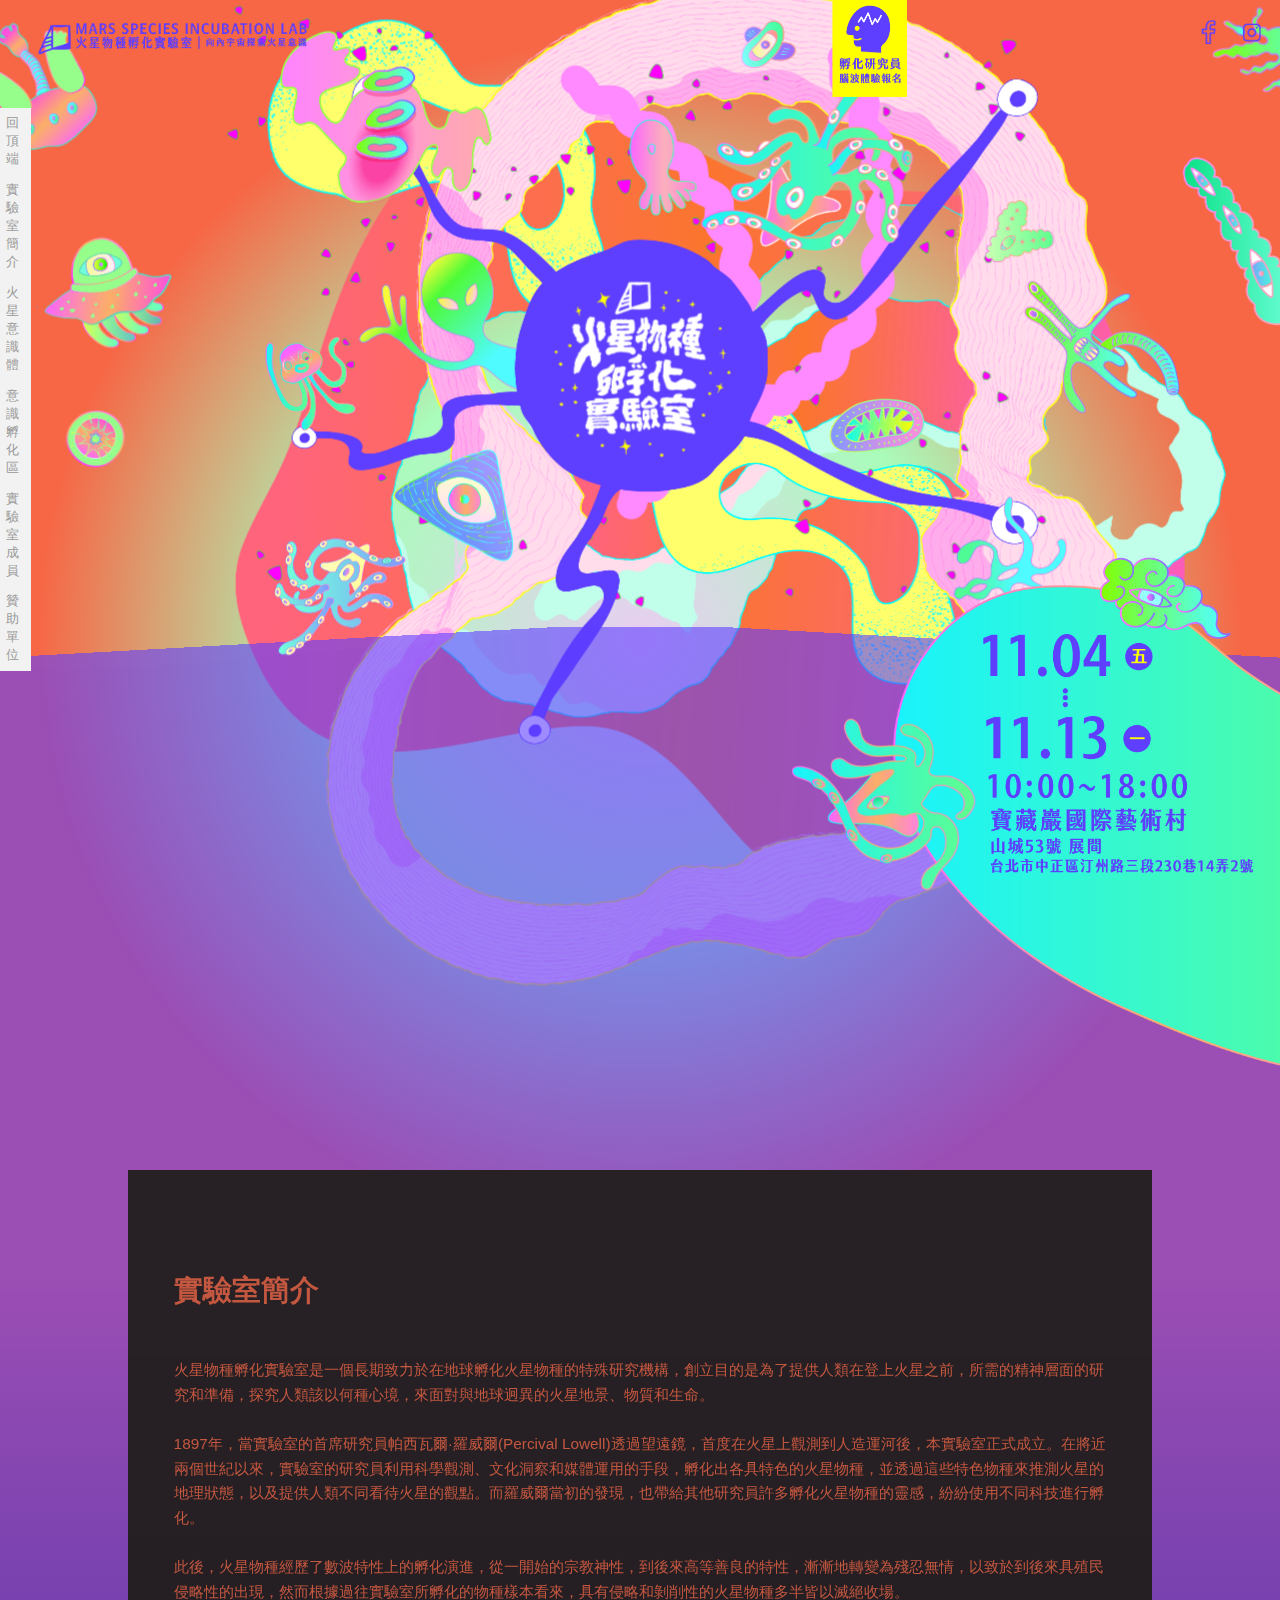
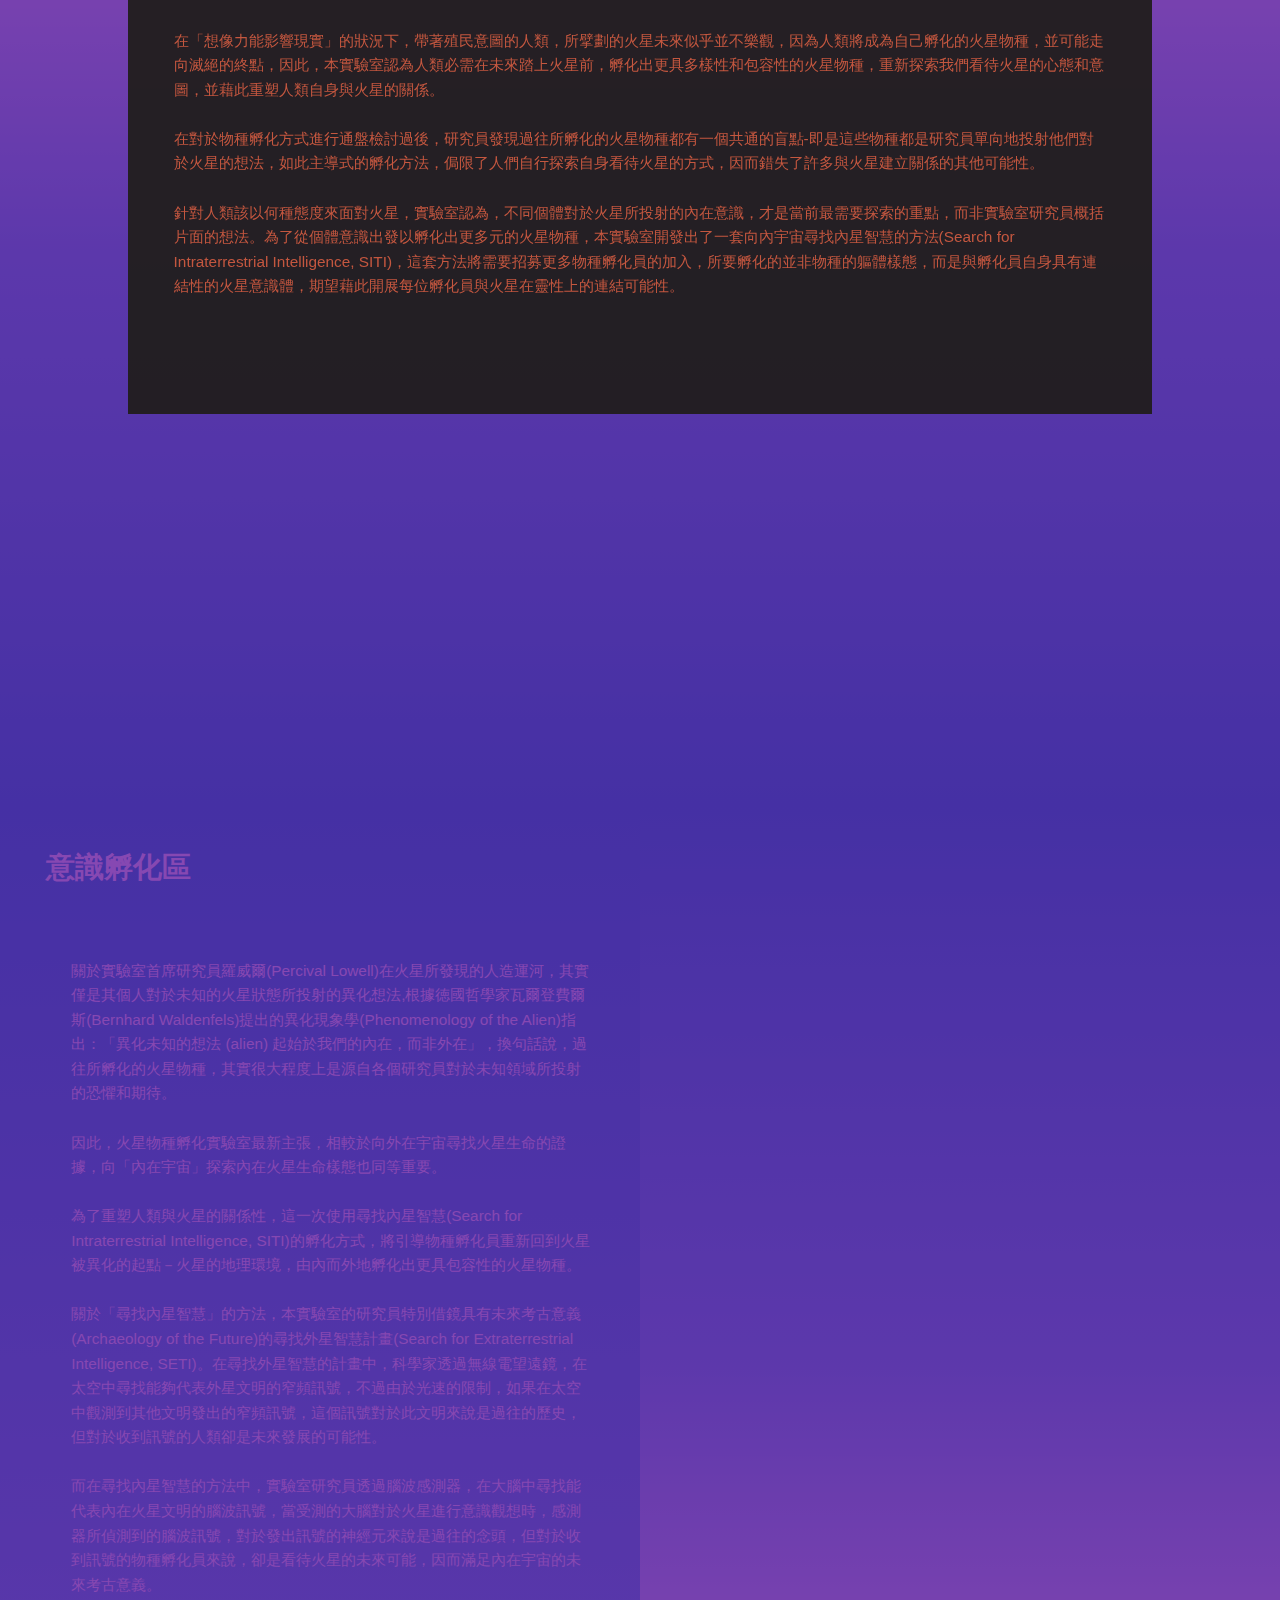
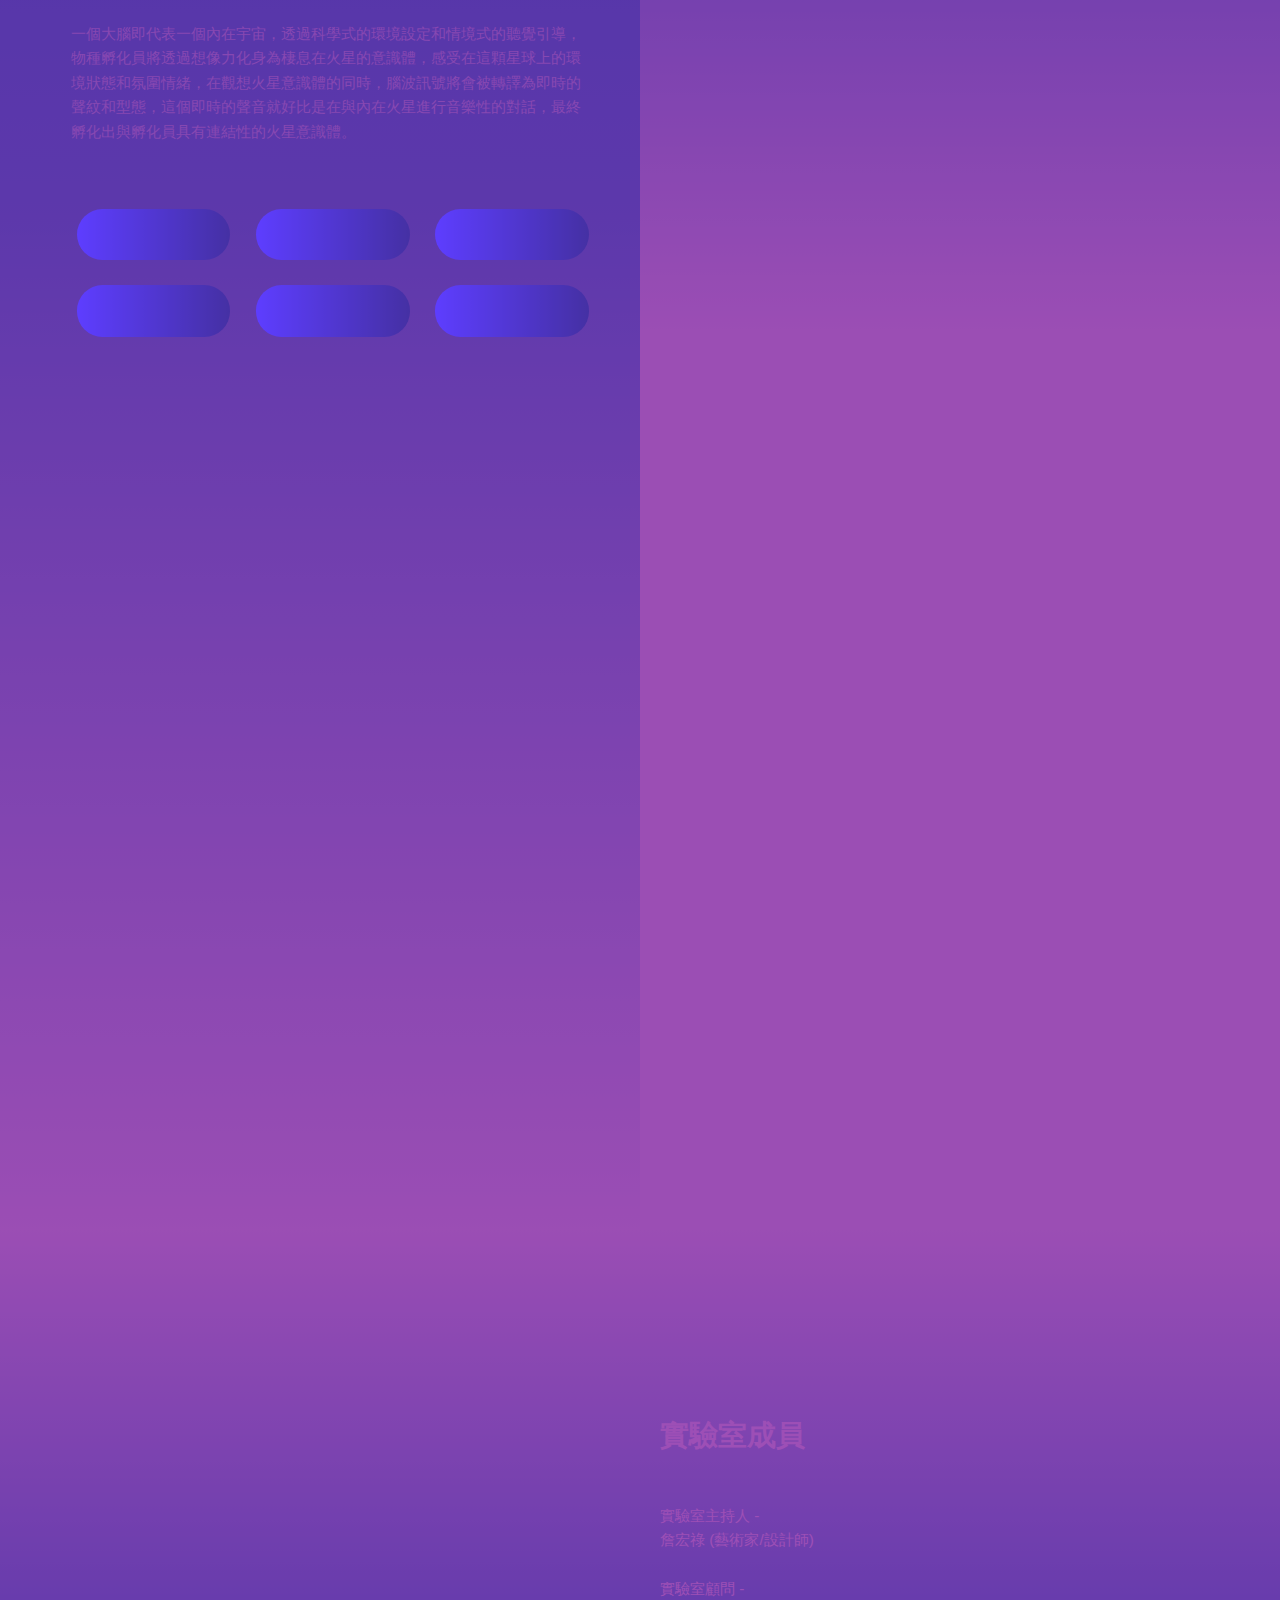
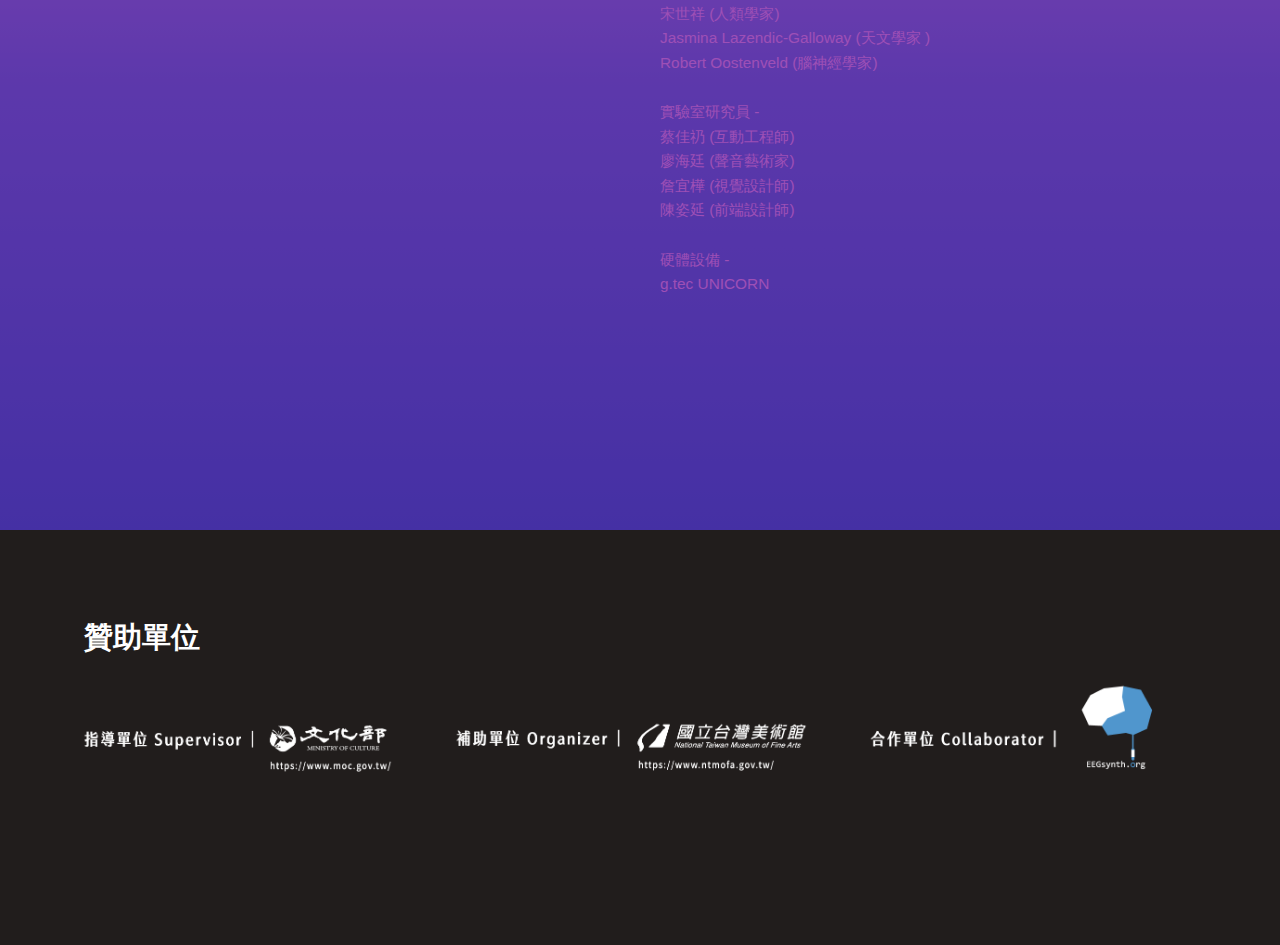
<file: B_version/index.html>
<!DOCTYPE html>
<html lang="zh-Hant">
<head>
	<meta charset="UTF-8">
	<meta name="viewport" content="width=device-width, initial-scale=1.0">
	<meta name="description" content="內向宇宙探索火星意識" />
	<meta name="keywords" content="Mars Martians 火星 物種 意識 孵化 實驗室 內向宇宙 探索" />
	<meta name="author" content="onieyen" />
	<meta property="og:title" content="Martians Incubator 火星物種孵化實驗室" />
	<meta property="og:image:type" content="image/jpeg" />
	<meta property="og:url" content="https://martiansincubator.com/" />
	<meta property="og:image" content="https://martiansincubator.com/img/meta.png" />
	<meta name="twitter:image" content="https://martiansincubator.com/img/meta.png">
	<meta itemprop="name" content="Martians Incubator 火星物種孵化實驗室">
	<meta itemprop="description" content="內向宇宙探索火星意識">
	<meta itemprop="image" content="https://martiansincubator.com/img/meta.png">
	<link rel="stylesheet" type="text/css" href="style.css">
	<link rel="stylesheet" type="text/css" href="mobile.css">
	<link rel="shortcut icon" href="img/favicon.ico">
	<script src="https://ajax.googleapis.com/ajax/libs/jquery/3.3.1/jquery.min.js"></script>
	<title>Martians Incubator 火星物種孵化實驗室</title>
</head>

<body>
<div class="container">
		<div class="nav_btn">
			<a href="#"  id="gotoTop"><button class="side_menu active">回頂端</button></a>
			<a href="#navbar06" ><button class="side_menu">實驗室簡介</button></a>
			<a href="#navbar04_a"><button class="side_menu">火星意識體</button></a>
			<a href="#navbar05" ><button class="side_menu">意識孵化區</button></a>
			<a href="#navbar07" ><button class="side_menu">實驗室成員</button></a>
			<a href="#navbar08" ><button class="side_menu">贊助單位</button></a>

		</div>
	<div class="menu" id="menu">
		<div class="signup_link" id="signup">
			<div class="signup_position" >
				<h5>想透過腦波孵化出屬於你的火星意識體嗎？
				<a href="https://forms.gle/gSVtsrUL8LLroZd96" class="link" target="_blank">物種孵化員現正招募中>></a>
			</h5>
			
			</div>
			<a href="https://forms.gle/gSVtsrUL8LLroZd96" target="_blank"><img src="img/participate.png" class="signup_pic" id="signup_pic"></a>
		</div>
		
		<a href="index.html" target="_blank"><img src="img/title.png" alt="" id="menu_btn"></a>
		<div class="socialmedia_links">
			<a href="https://www.facebook.com/profile.php?id=100086508140591" target="_blank"><img src="img/socialmedia_logo-03.png" alt="facebook" class="socialmedia_btn"></a>
			<a href="https://www.instagram.com/martiansincubator/" target="_blank"><img src="img/socialmedia_logo-04.png" alt="instgram" class="socialmedia_btn"></a>
		</div>
		
	</div>

	<div class="bar_h" >
		<!-- <span id="navbar02"></span> -->
		<!-- <span id="navbar03" class="navbar"></span> -->
		<span id="navbar04" class="navbar">

		<h4>火星意識體</h4>
		<p>關於何謂火星意識體，實驗室研究員主要透過生物學和哲學的角度對於意識的特性進行分析。從生物多樣性的角度來看，種生物會具有不同的感知器官，而這些感知器官將以不同的方式處理周圍環境的訊息，進而形塑每個個體獨有的思考模式，而模式各異的思考也促使意識應如生物多樣性般以不同的型態存在。<br><br>

		另外，生命的形成是當一個環境滿足宜居條件時所具備的產物，故生命的狀態與其居住環境的狀態有著密不可分的關係，若生命的狀態會影響其承載的意識，那麼不同的環境也將形塑出不同的意識；當把環境的規模擴大到一個行星來看，那麼這個行星應當也保有形塑其上意識的印記(imprint)，像是行星的環境狀態、公轉與自轉的速度、月亮的存在與否等因素都將影響生命的演化，進而影響意識的狀態，故火星上的意識應當與地球的意識有所不同。<br><br>
		
		然而從哲學的角度來看，依據泛心論(Panpsychism)所提出的觀點－「意識是存在物質的最基本特徵」，即便是一個細小的粒子也都具有一種極其簡單的意識型態，因此山脈、石頭和灰塵可能也都具有意識，而我們人類的意識也僅是眾多微小意識的集合體。<br><br>
		
		若是以泛心論的觀點回看火星，或許其上的岩石、紅土和沙塵也都具有意識，再加上組成地球人類的粒子與組成火星物質的粒子具有部分相同的元素，因此或許我們的意識與火星上的意識具有某種層度上的共通性。<br><br>
		
		綜合生物學與哲學對於意識的觀點，研究員發現人類意識與火星意識之間異中存同的特點，故本實驗室對於火星意識體的基礎定義為「人類在觀想火星環境時所投射的內在意識」，並將邀請眾多物種孵化員一同探索和孵化多樣的火星意識體。火星意識體是否也能被視為生命的一種基本形式呢？或是它們是以什麼樣的型態存在呢？又或是它們會有什麼意圖呢？

		</p>
		</span>
		
	</div>
	<div class="wrapper">
		<!-- wave -->
		<div class="bgimg" id="wave">
			<div id="wave_inner">
				<!-- rock -->
				<span><img src="img/visual_bg-02.png"></span>
				<!-- yellow -->
				<span><img src="img/visual_items-00.png"></span>
				<!-- red -->
				<span><img src="img/visual_items-01.png"></span>
				<span><img src="img/visual_bg-05.png"></span>
				<span><img src="img/visual_bg-06.png"></span>
				<span><img src="img/visual_bg-01.png"></span>
				<!-- purple -->
				<span><img src="img/visual_bg-38.png"></span>
				<span><img src="img/visual_bg-36.png"></span>
				<span><img src="img/visual_bg-37.png"></span>
			</div>

		</div>
		<div class="stand" id="tunnel02">
				<span><img src="img/visual_items-07.png"></span>
				<span><img src="img/visual_items-12.png"></span>
				<span><img src="img/visual_items-03.png"></span>
				<span><img src="img/visual_items-06.png"></span>
				<span><img src="img/visual_items-04.png"></span>
			
				<span><img src="img/visual_items-08.png"></span>
				<span><img src="img/visual_items-13.png"></span>
				<span><img src="img/visual_items-10.png"></span>
				<span><img src="img/visual_items-05.png"></span>
				<span><img src="img/visual_items-14.png"></span>

				<span><img src="img/visual_items-19.png"></span>
				<span><img src="img/visual_items-18.png"></span>
				<span><img src="img/visual_items-15.png"></span>
				<span><img src="img/visual_items-20.png"></span>
				<span><img src="img/visual_items-26.png"></span>
			
				<span><img src="img/visual_items-16.png"></span>
				<span><img src="img/visual_items-21.png"></span>
				<span><img src="img/visual_items-09.png"></span>
				<span><img src="img/visual_items-17.png"></span>
		</div>
		<div class="tunnel" id="tunnel01">
			<p class="scroll-text"></p>
		</div>

	</div>

		<div class="sections" id="ex_section"></div>
		<div class="sections">
			<span id="navbar06" class="navbar">
					<h4>實驗室簡介</h4>
					<p>火星物種孵化實驗室是一個長期致力於在地球孵化火星物種的特殊研究機構，創立目的是為了提供人類在登上火星之前，所需的精神層面的研究和準備，探究人類該以何種心境，來面對與地球迥異的火星地景、物質和生命。<br><br>

					1897年，當實驗室的首席研究員帕西瓦爾·羅威爾(Percival Lowell)透過望遠鏡，首度在火星上觀測到人造運河後，本實驗室正式成立。在將近兩個世紀以來，實驗室的研究員利用科學觀測、文化洞察和媒體運用的手段，孵化出各具特色的火星物種，並透過這些特色物種來推測火星的地理狀態，以及提供人類不同看待火星的觀點。而羅威爾當初的發現，也帶給其他研究員許多孵化火星物種的靈感，紛紛使用不同科技進行孵化。<br><br>

					此後，火星物種經歷了數波特性上的孵化演進，從一開始的宗教神性，到後來高等善良的特性，漸漸地轉變為殘忍無情，以致於到後來具殖民侵略性的出現，然而根據過往實驗室所孵化的物種樣本看來，具有侵略和剝削性的火星物種多半皆以滅絕收場。<br><br>

					在「想像力能影響現實」的狀況下，帶著殖民意圖的人類，所擘劃的火星未來似乎並不樂觀，因為人類將成為自己孵化的火星物種，並可能走向滅絕的終點，因此，本實驗室認為人類必需在未來踏上火星前，孵化出更具多樣性和包容性的火星物種，重新探索我們看待火星的心態和意圖，並藉此重塑人類自身與火星的關係。<br><br>

					在對於物種孵化方式進行通盤檢討過後，研究員發現過往所孵化的火星物種都有一個共通的盲點-即是這些物種都是研究員單向地投射他們對於火星的想法，如此主導式的孵化方法，侷限了人們自行探索自身看待火星的方式，因而錯失了許多與火星建立關係的其他可能性。<br><br>

					針對人類該以何種態度來面對火星，實驗室認為，不同個體對於火星所投射的內在意識，才是當前最需要探索的重點，而非實驗室研究員概括片面的想法。為了從個體意識出發以孵化出更多元的火星物種，本實驗室開發出了一套向內宇宙尋找內星智慧的方法(Search for Intraterrestrial Intelligence, SITI)，這套方法將需要招募更多物種孵化員的加入，所要孵化的並非物種的軀體樣態，而是與孵化員自身具有連結性的火星意識體，期望藉此開展每位孵化員與火星在靈性上的連結可能性。

					</p>
			</span>

			<span id="navbar04_a" class="navbar"></span>
			
				
			
			<div class="rotate_grid">
				<span  id="navbar05" class="navbar">
					<h4>意識孵化區</h4>
				</span>
				<p>關於實驗室首席研究員羅威爾(Percival Lowell)在火星所發現的人造運河，其實僅是其個人對於未知的火星狀態所投射的異化想法,根據徳國哲學家瓦爾登費爾斯(Bernhard Waldenfels)提出的異化現象學(Phenomenology of the Alien)指出：「異化未知的想法 (alien) 起始於我們的內在，而非外在」，換句話說，過往所孵化的火星物種，其實很大程度上是源自各個研究員對於未知領域所投射的恐懼和期待。<br><br>
				因此，火星物種孵化實驗室最新主張，相較於向外在宇宙尋找火星生命的證據，向「內在宇宙」探索內在火星生命樣態也同等重要。<br><br>
				為了重塑人類與火星的關係性，這一次使用尋找內星智慧(Search for Intraterrestrial Intelligence, SITI)的孵化方式，將引導物種孵化員重新回到火星被異化的起點－火星的地理環境，由內而外地孵化出更具包容性的火星物種。<br><br>
				關於「尋找內星智慧」的方法，本實驗室的研究員特別借鏡具有未來考古意義(Archaeology of the Future)的尋找外星智慧計畫(Search for Extraterrestrial Intelligence, SETI)。在尋找外星智慧的計畫中，科學家透過無線電望遠鏡，在太空中尋找能夠代表外星文明的窄頻訊號，不過由於光速的限制，如果在太空中觀測到其他文明發出的窄頻訊號，這個訊號對於此文明來說是過往的歷史，但對於收到訊號的人類卻是未來發展的可能性。<br><br>
				而在尋找內星智慧的方法中，實驗室研究員透過腦波感測器，在大腦中尋找能代表內在火星文明的腦波訊號，當受測的大腦對於火星進行意識觀想時，感測器所偵測到的腦波訊號，對於發出訊號的神經元來說是過往的念頭，但對於收到訊號的物種孵化員來說，卻是看待火星的未來可能，因而滿足內在宇宙的未來考古意義。<br><br>
				一個大腦即代表一個內在宇宙，透過科學式的環境設定和情境式的聽覺引導，物種孵化員將透過想像力化身為棲息在火星的意識體，感受在這顆星球上的環境狀態和氛圍情緒，在觀想火星意識體的同時，腦波訊號將會被轉譯為即時的聲紋和型態，這個即時的聲音就好比是在與內在火星進行音樂性的對話，最終孵化出與孵化員具有連結性的火星意識體。
				</p>
					<span class="ckeck">
						<input type="checkbox" value="No.1">
						<!-- <span class="slide"></span> -->
						<div id="content01" class="content">
						<h3>content01</h3>
						<div class="video"></div>
						</div>
						
					</span>
					<span class="ckeck">
						<input type="checkbox" value="No.2">

						<div id="content02" class="content">
						<h3>content02</h3>
						<div class="video"></div>
						</div>

					</span>
					<span class="ckeck">
						<input type="checkbox" value="No.3">

						<div id="content03" class="content">
						<h3>content03</h3>
						<div class="video"></div>
						</div>

					</span>
					<span class="ckeck">
						<input type="checkbox" value="No.4">

						<div id="content04" class="content">
						<h3>content04</h3>
						<div class="video"></div>
						</div>
					</span>
					<span class="ckeck">
						<input type="checkbox" value="No.5">

						<div id="content05" class="content">
						<h3>content05</h3>
						<div class="video"></div>
						</div>
					</span>

					<span class="ckeck">
						<input type="checkbox" value="No.6">
						
						<div id="content06" class="content">
						<h3>content06</h3>
						<div class="video"></div>
						</div>
					</span>
				  <span></span>
					<span></span>
					<span></span>
					<span></span>

			</div>

			<div class="rotate_grid2"></div>

		</div>
		<div class="sections" id="credit">
			<div class="navbar" id="navbar07">
			<h4>實驗室成員</h4>
			
			<p>
				<b>實驗室主持人 -</b><br>
				詹宏祿 (藝術家/設計師)<br><br>
				<b>實驗室顧問 -</b><br>
				宋世祥 (人類學家)<br>
				Jasmina Lazendic-Galloway (天文學家 )<br>
				Robert Oostenveld (腦神經學家)<br><br>
				<b>實驗室研究員 -</b><br>
				蔡佳礽 (互動工程師)<br>
				廖海廷 (聲音藝術家)<br>
				詹宜樺 (視覺設計師)<br>
				陳姿延 (前端設計師)<br><br>
				<b>硬體設備 -</b><br>
				g.tec UNICORN<br>
			</p>
			</div>
		</div>


		<div class="navbar" id="navbar08">
			<h4>贊助單位</h4>
			<img src="img/logos1.png" class="supporter_logo">
			<img src="img/logos2.png" class="supporter_logo">
			<img src="img/logos3.png" class="supporter_logo">
		</div>
		


	
	<div id="info_bar">
		<img src="img/bg_corner.png" class="info_img" id="info_img1">
		<img src="img/info01.png" class="info_img" id="info_img2">
		<img src="img/visual_items-24.png" class="info_img" id="info_img3">
		<img src="img/visual_items-11.png" class="info_img" id="info_img4">

		
	</div>




</div>
</body>
<script type="text/javascript">





window.onscroll = function() {scrollFunction()};

function scrollFunction() {

  if (document.body.scrollTop > 200 || document.documentElement.scrollTop > 200) {
    document.getElementById("info_bar").style.right = "-60vh";
    document.getElementById("info_img3").style.width = "5vh";
    document.getElementById("info_img4").style.width = "5vh";
  } else {
    document.getElementById("info_bar").style.right = "0";
    document.getElementById("info_img3").style.width = "22vh";
    document.getElementById("info_img4").style.width = "22vh";
  }
}

document.getElementById("menu_btn").onmouseover = function() {hovermenu()};
document.getElementById("signup_pic").onmouseover = function() {hovermenu()};
document.getElementById("menu").onmouseover = function() {hovermenu()};
function hovermenu() {
  document.getElementById("menu").style.top = "0vh";
  document.getElementById("signup").style.height = "40vh";
}

document.getElementById("menu_btn").onmouseout = function() {mouseoutmenu()};
document.getElementById("signup_pic").onmouseout = function() {mouseoutmenu()}
document.getElementById("menu").onmouseout = function() {mouseoutmenu()};
function mouseoutmenu() {
  document.getElementById("menu").style.top = "-20vh";
  document.getElementById("signup").style.height = "20vh";
}


// var navbar02 = document.getElementById("navbar02");
var tunnel01 = document.getElementById("tunnel01");
var tunnel02 = document.getElementById("tunnel02");
// var navbar02 = document.getElementById("navbar02");
// var navbar03 = document.getElementById("navbar03");
var navbar04 = document.getElementById("navbar04");
// var navbar04 = document.getElementById("navbar04");
var wave = document.getElementById("wave");

window.addEventListener("scroll", function(){

	// navbar02.style.backgroundPosition = "-"+window.pageYOffset / 10+"% , 0%";
  // navbar02.style.backgroundPosition = "-"+window.pageYOffset / 10+"% , 0%";
  // navbar03.style.transform = "translateY(calc("+window.pageYOffset+"px - 200vh))";
  navbar04.style.transform = "translateY(calc("+window.pageYOffset+"px - 120vh))";
  // navbar04.style.transform = "translateY(calc("+window.pageYOffset+"px - 1300px))";
  wave.style.transform = "scale(calc("+window.pageYOffset * 0.0005+" + 0.8)) translateY(calc("+window.pageYOffset * 0.7+"px + 10vh)) translateZ(calc("+window.pageYOffset * 0.6+"px - 400px))";

  tunnel01.style.transform = "translateZ(calc("+window.pageYOffset+"px - 100px)) translateY("+window.pageYOffset * 2+"px) rotateX(80deg)";
  tunnel02.style.transform = "translateZ(calc("+window.pageYOffset+"px - 400px)) translateY("+window.pageYOffset * 1 +"px)  rotateX(0deg)";
});




document.getElementById("gotoTop").onclick = function(){gotoTopFunction()};
function gotoTopFunction() {
  document.body.scrollTop = 0;
  document.documentElement.scrollTop = 0;
}

window.onbeforeunload = function(){gotoTopFunction()};
// window.onbeforeunload = function () {
//     window.scrollTo(0,0);
// };


</script>
<script type="text/javascript">

	function onScroll(event){
	    var scrollPos = $(document).scrollTop();
	    $('.side_menu').each(function () {
	        var currLink = $(this);
	        var refElement = $(currLink.attr("href"));
	        if (refElement.position().top <= scrollPos && refElement.position().top + refElement.height() > scrollPos) {
	            $('.side_menu').removeClass("active");
	            currLink.addClass("active");
	        }
	        else{
	            currLink.removeClass("active");
	        }
	    });
	}

</script>

</html>
</file>
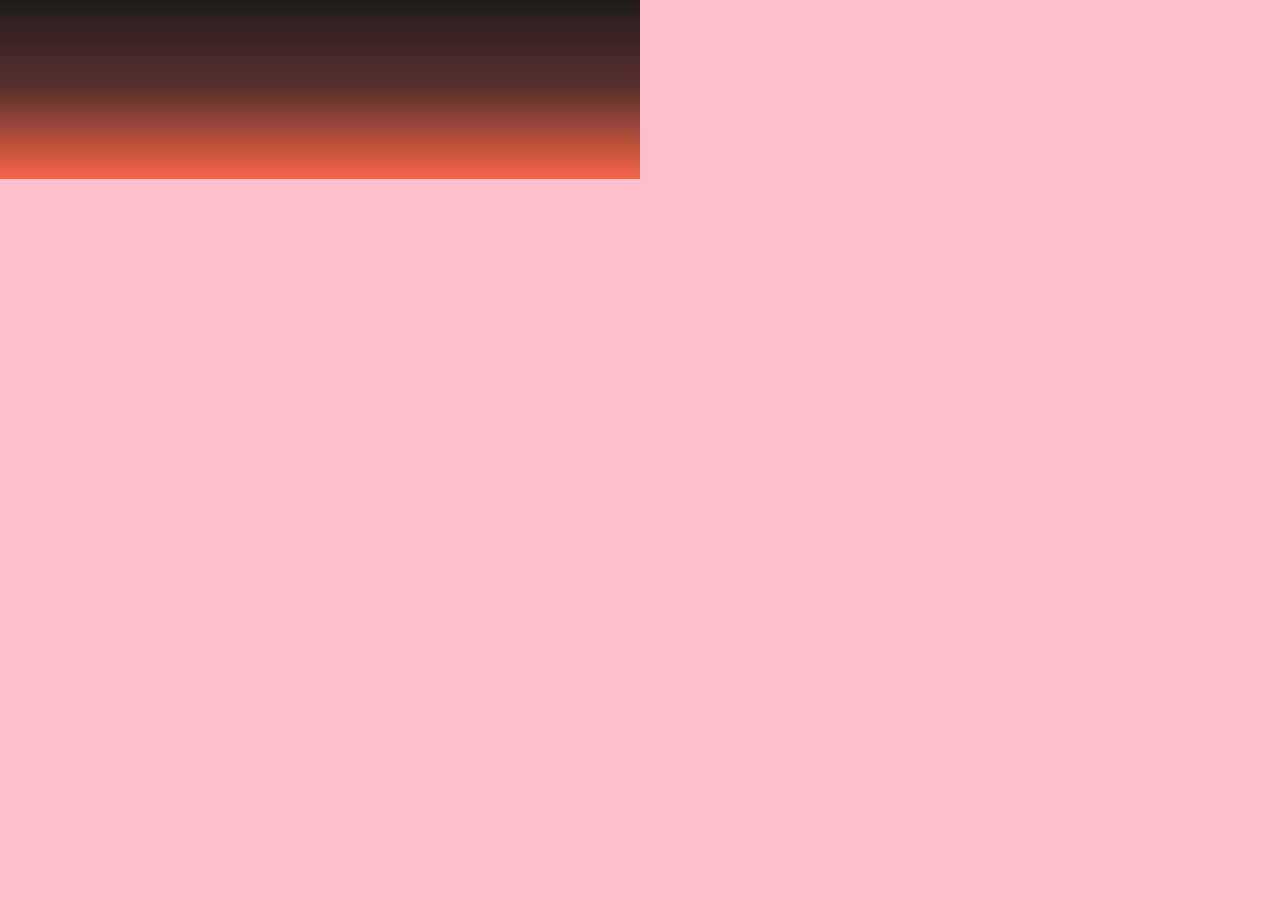
<file: API/API_test2.html>
<!DOCTYPE html>
<html lang="en">
<head>
	<meta charset="UTF-8">
	<meta name="viewport" content="width=device-width, initial-scale=1.0">
	<title>Document</title>
</head>

<style type="text/css">
*{
	margin:0;
	padding: 0;
	box-sizing:border-box;
}
body{
	background: #f76645;
}

#root {
 		height: 100vh;
		width: 100vw;
		background-color: pink;
}

.rotate_grid{
		margin-left: 0vw;
		width: 50vw;
		padding: 10vw 2vw 4vw 4vw;
		background-image: linear-gradient(to bottom, rgba(33, 29, 28, 1), #5c312f, #f76645 );
		background-size: 100%;
		z-index: 500;
}
video{
		background-color: #000;
		width: 46vw;
		height: 24vw;
		margin-top: 2vw;
}

span.ckeck{
		margin-top: 2vw;
		margin-left: 2vw;
		background-color: yellowgreen;
	    border: 0px solid transparent;
	    text-shadow: 0 0 0 #000;
	    text-align: center;
	    color: rgba(33, 29, 28, 1);
	    width: 12vw;
	    height: 6vw;
    	cursor: pointer;
    	border-radius: 2vw;
	}
input[type="checkbox"]{
		  opacity: 0;
		  width: 12vw;
  		height: 6vw;
  		z-index: 23;
  		cursor: pointer;
	}
input[type="checkbox"]:checked + div.content {

	  display: block;
	  position: absolute;
	  /* right: 0vw; */
	  margin-top: -20vw;
	  width: 50vw;
	  height: 35vw;
	  padding: 3vw 2vw;
	  background-color: #fff;
	  z-index: 20;

	}
input[type="checkbox"]:hover + div.content{
	  outline: none;
	  display: block;
	  position: absolute;
	  /* right: 0vw; */
	  margin-top: -20vw;
	  width: 50vw;
	  height: 35vw;
	  padding: 3vw 2vw;
	  background-color: #f76645;
	  z-index: 21;
	}

.content {
  display: none;
}

	.content h3{
		font-size: 1.9vw;
		position: absolute;
		margin-top: -1.8vw;
		margin-left: 8vw;

	}
	.content p{
		font-size: 1.2vw;
		position: absolute;
		margin-left: -1vw;
		margin-top: 25vw;
	}
	.content h5{
		position: absolute;
		margin-top: -2vw;
		background-color: #fff;
		padding: 1vw;
		text-align: center;
		border-top: 0.5vw solid #fff;
		border-bottom: 0.5vw solid #fff;
	}
	.content h6{
		font-size: 0.6vw;
		position: absolute;
		margin-left: 29vw;
		margin-top: -3vw;
	}
</style>
<body>
	<div id="root"> </div>



				<!-- <span class="ckeck">
						<input type="checkbox" >

						<div id="content03" class="content">
						<h3>id: 3</h3>
						 <h5>version: 2</h5>
						 <p>feedback:我不知道那裡是哪裡</p>
							<h6>10/22/2022, 8:14:16 PM</h6>
							<video controls loop muted>
							  <source src="http://res.cloudinary.com/dfinoyzpz/video/upload/v1666440746/mars2022/video_2022-10-22-20-12-05.webm" type="video/webm">
							</video>
						</div>

					</span> -->
</body>

<script type="text/javascript">
const app = document.getElementById('root');
const container = document.createElement('div');
				container.setAttribute('class', 'rotate_grid');
			  app.appendChild(container);

	// const logo = document.createElement('img');
	// logo.src = 'logo.png';
	// const image = document.getElementById('image')
	// app.appendChild(logo);

	var request = new XMLHttpRequest();
	request.open('GET', 'https://us-central1-mars-incubation-lab.cloudfunctions.net/getUploads', true);
	request.onload = function () {

	  // Begin accessing JSON data here
	  var data = JSON.parse(this.response);
	  if (request.status >= 200 && request.status < 400) {
	    data.forEach(movie => {
	    	

	    	const btn = document.createElement('span');
				btn.setAttribute('class', 'ckeck');

				const input = document.createElement('input')
			  input.setAttribute('type', 'ckeckbox');

	    	const content = document.createElement('div');
				content.setAttribute('class', 'content');

	      const id = document.createElement('h1');
	      id.textContent = movie.id;

	      const time = document.createElement('p');
	      time.textContent = movie.time;

	      const feedback = document.createElement('h2');
	      feedback.textContent = movie.feedback;

	      const version = document.createElement('h3');
	      version.textContent = movie.version;

	      const url = document.createElement('h6');
	      url.textContent = movie.url;

	      const video = document.createElement('video');
	      video.src = url.textContent;

	      container.appendChild(btn);
	      btn.appendChild(input);
	      btn.appendChild(content);
	      content.appendChild(id);
	      content.appendChild(version);
	      content.appendChild(feedback);
	      content.appendChild(time);
	      content.appendChild(video);
	    });
	  } else {
	    const errorMessage = document.createElement('marquee');
	    errorMessage.textContent = `Gah, it's not working!`;
	    app.appendChild(errorMessage);
	  }
	}

	request.send();
</script>
</html>
</file>
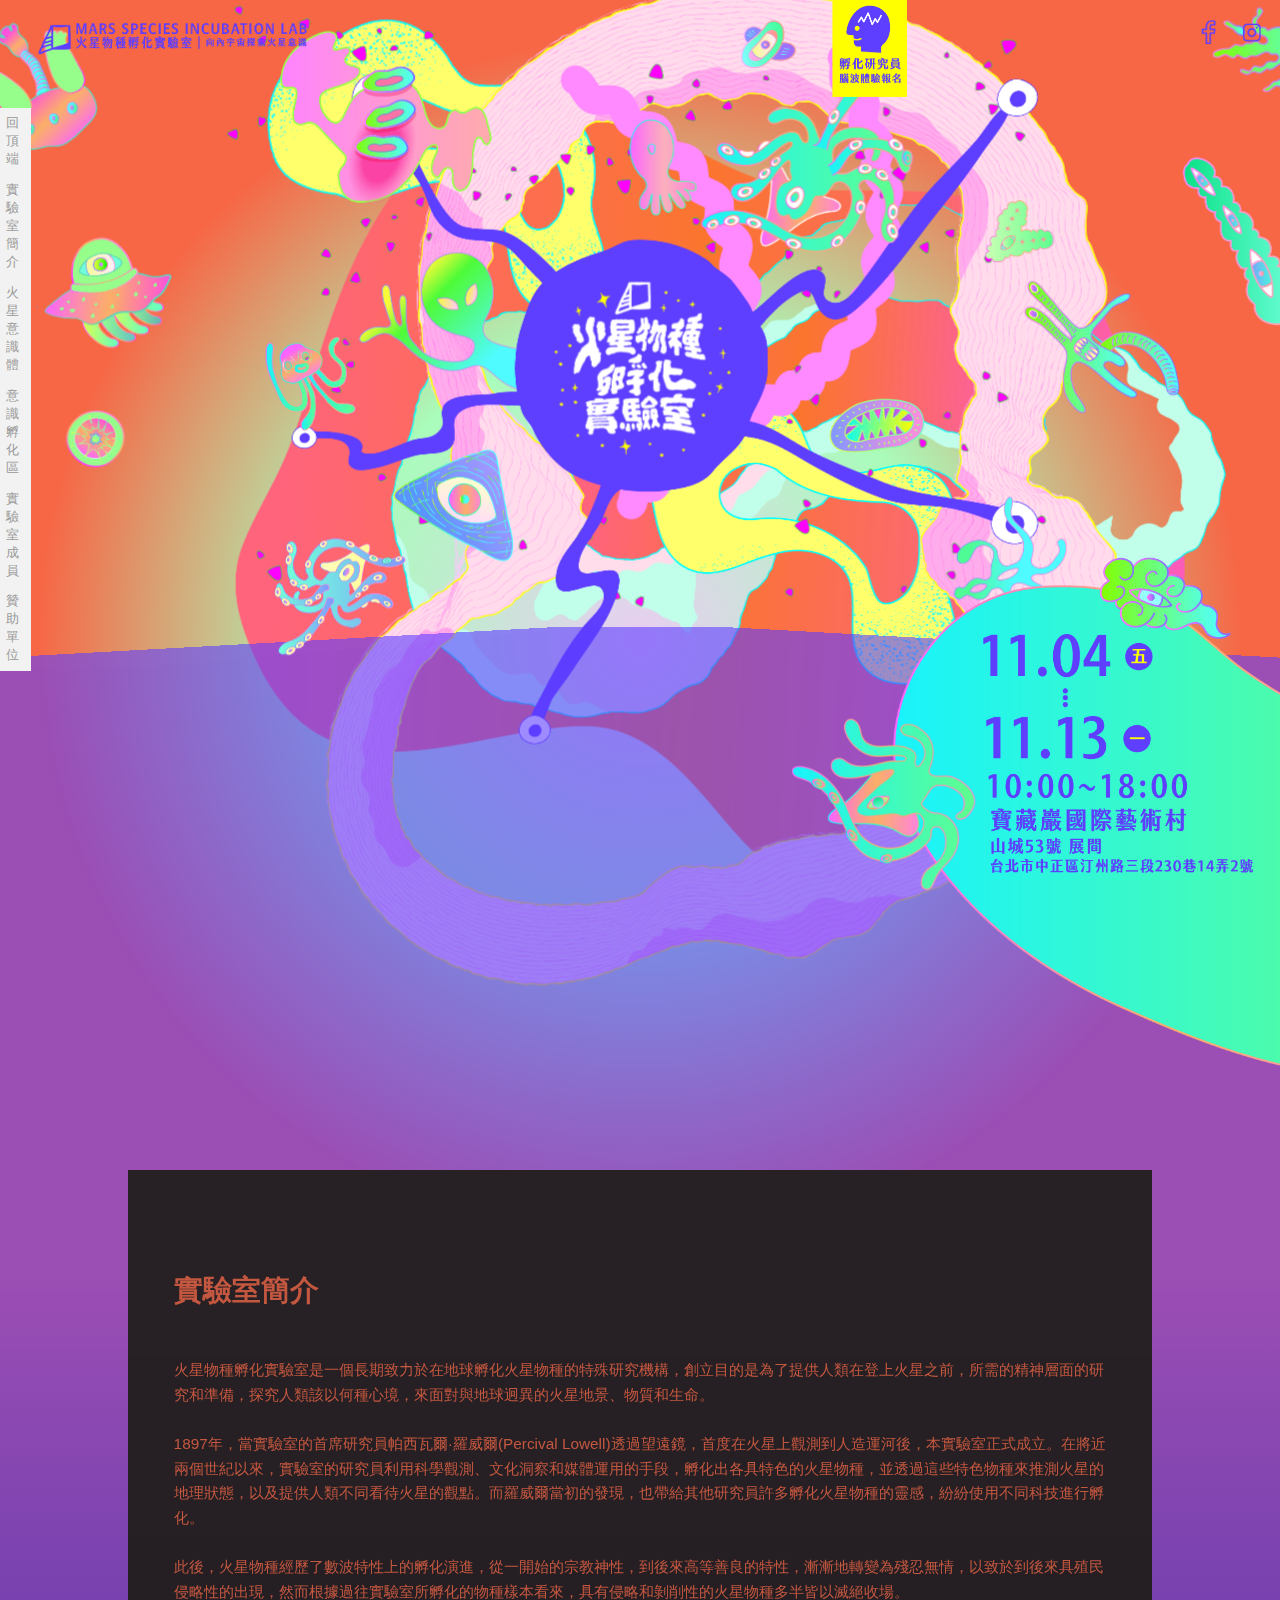
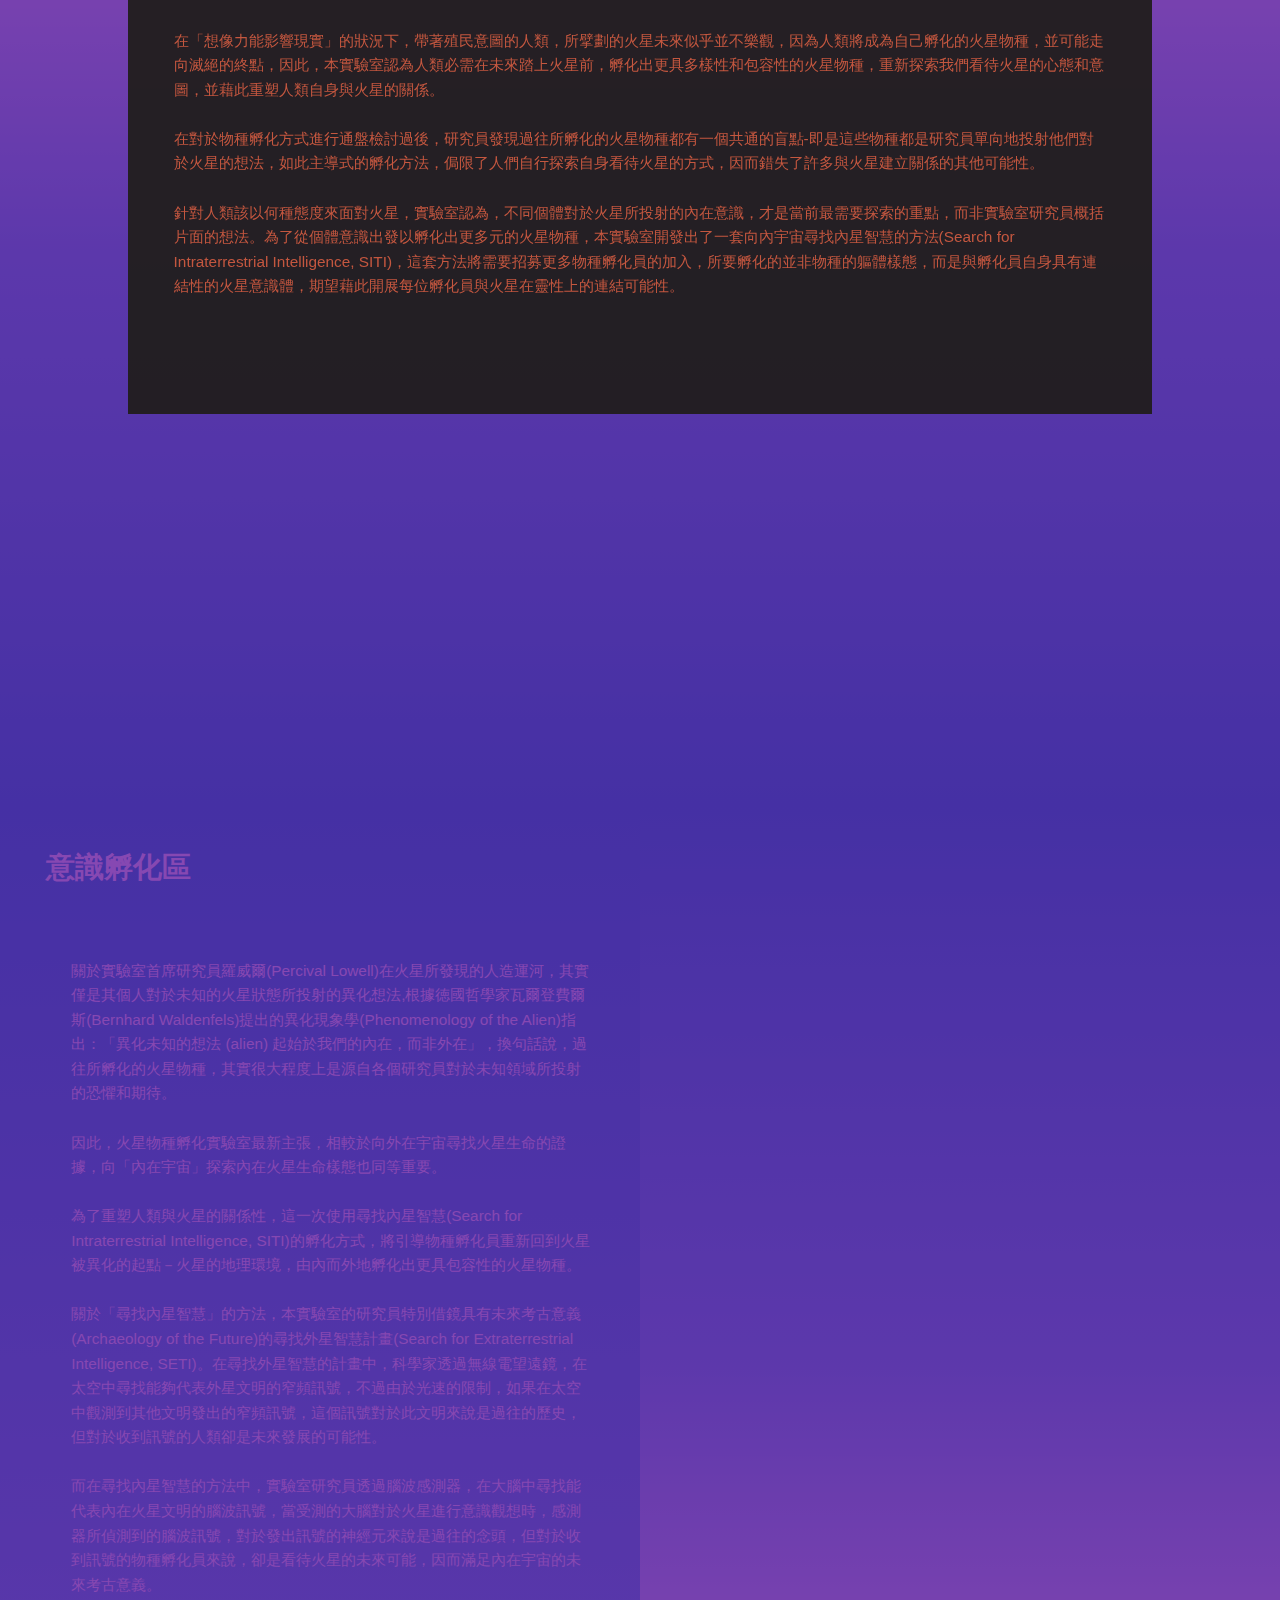
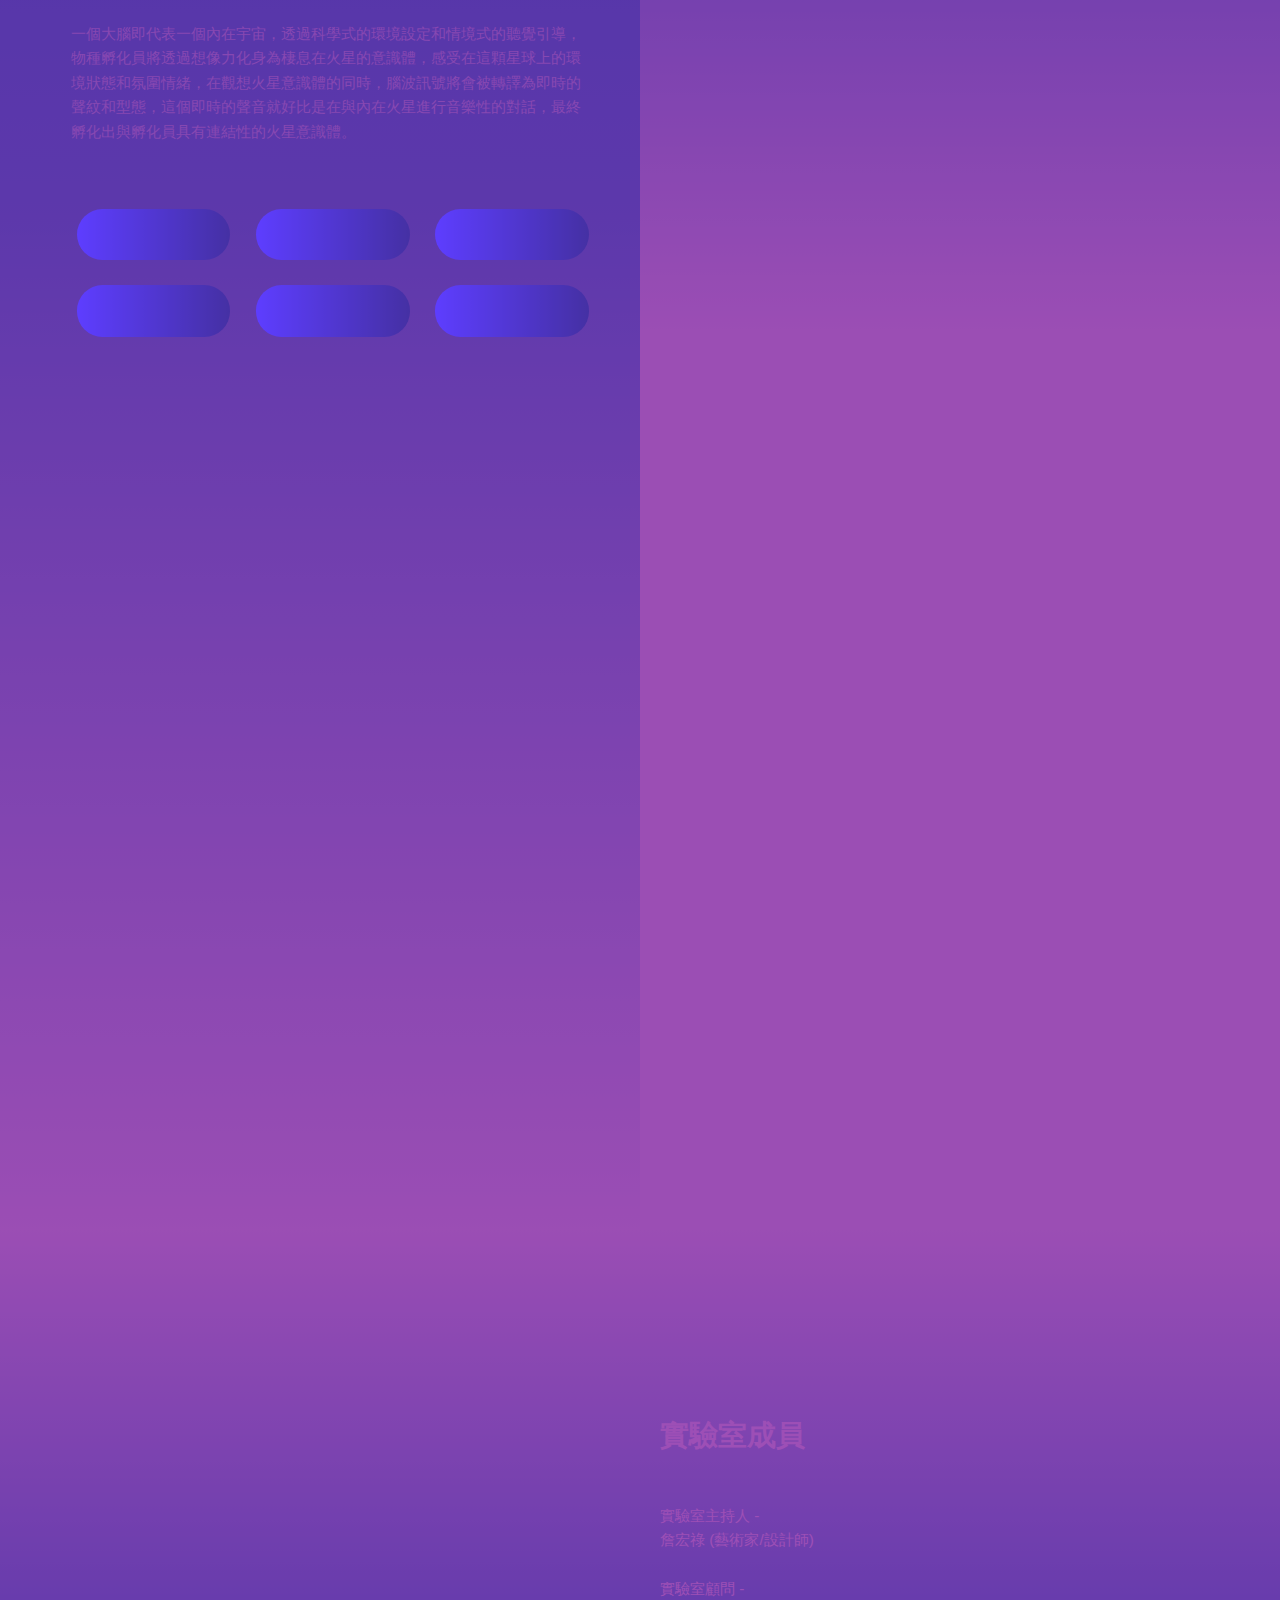
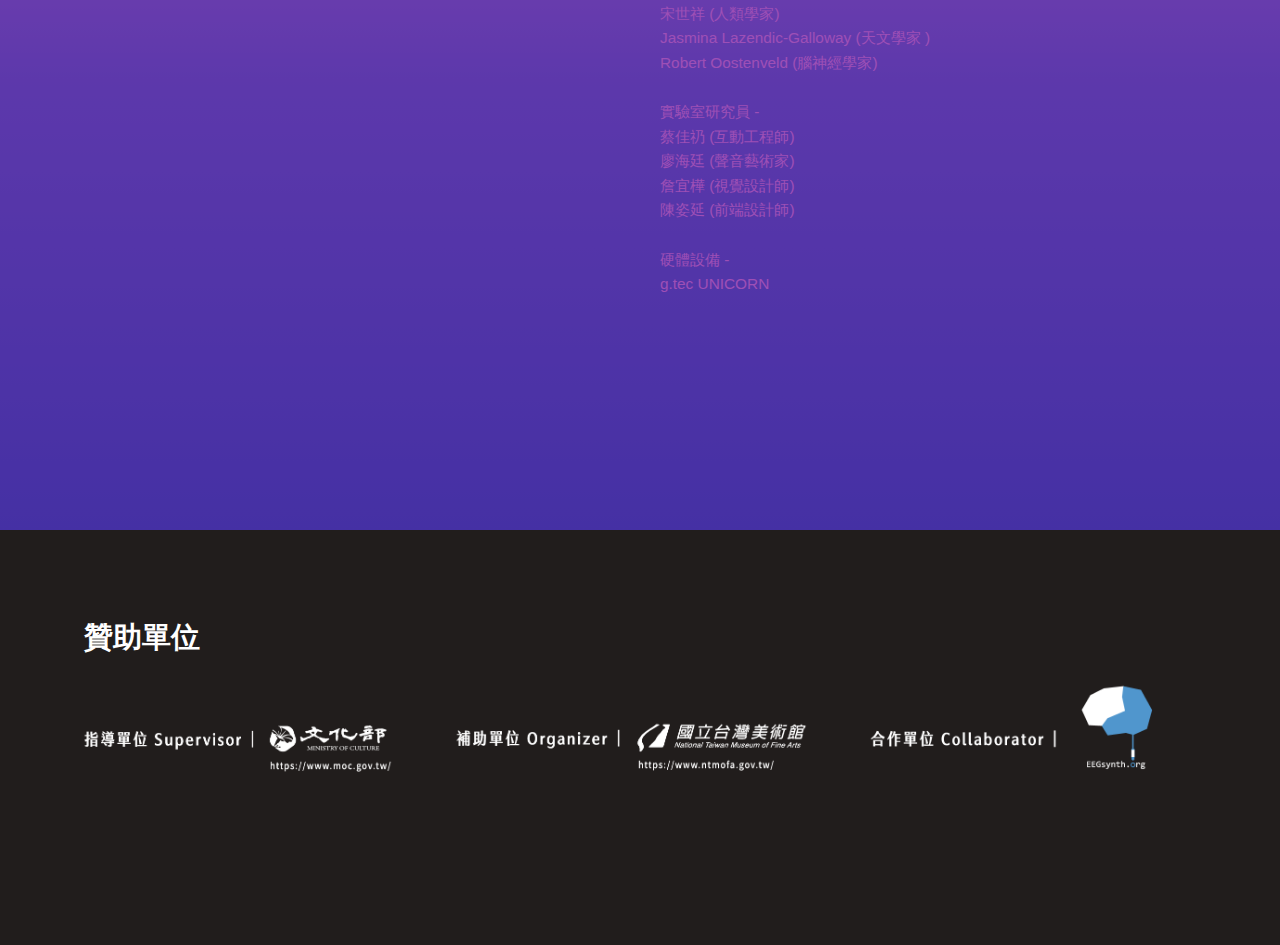
<file: B_version/index_B.html>
<!DOCTYPE html>
<html lang="zh-Hant">
<head>
	<meta charset="UTF-8">
	<meta name="viewport" content="width=device-width, initial-scale=1.0">
	<meta name="description" content="內向宇宙探索火星意識" />
	<meta name="keywords" content="Mars Martians 火星 物種 意識 孵化 實驗室 內向宇宙 探索" />
	<meta name="author" content="onieyen" />
	<meta property="og:title" content="Martians Incubator 火星物種孵化實驗室" />
	<meta property="og:image:type" content="image/jpeg" />
	<meta property="og:url" content="https://martiansincubator.com/" />
	<meta property="og:image" content="https://martiansincubator.com/img/meta.png" />
	<meta name="twitter:image" content="https://martiansincubator.com/img/meta.png">
	<meta itemprop="name" content="Martians Incubator 火星物種孵化實驗室">
	<meta itemprop="description" content="內向宇宙探索火星意識">
	<meta itemprop="image" content="https://martiansincubator.com/img/meta.png">
	<link rel="stylesheet" type="text/css" href="style.css">
	<link rel="stylesheet" type="text/css" href="mobile.css">
	<link rel="shortcut icon" href="img/favicon.ico">
	<script src="https://ajax.googleapis.com/ajax/libs/jquery/3.3.1/jquery.min.js"></script>
	<title>Martians Incubator 火星物種孵化實驗室</title>
</head>

<body>
<div class="container">
		<div class="nav_btn">
			<a href="#"  id="gotoTop"><button class="side_menu active">回頂端</button></a>
			<a href="#navbar06" ><button class="side_menu">實驗室簡介</button></a>
			<a href="#navbar04_a"><button class="side_menu">火星意識體</button></a>
			<a href="#navbar05" ><button class="side_menu">意識孵化區</button></a>
			<a href="#navbar07" ><button class="side_menu">實驗室成員</button></a>
			<a href="#navbar08" ><button class="side_menu">贊助單位</button></a>

		</div>
	<div class="menu" id="menu">
		<div class="signup_link" id="signup">
			<div class="signup_position" >
				<h5>想透過腦波孵化出屬於你的火星意識體嗎？
				<a href="https://forms.gle/gSVtsrUL8LLroZd96" class="link" target="_blank">物種孵化員現正招募中>></a>
			</h5>
			
			</div>
			<a href="https://forms.gle/gSVtsrUL8LLroZd96" target="_blank"><img src="img/participate.png" class="signup_pic" id="signup_pic"></a>
		</div>
		
		<a href="index.html" target="_blank"><img src="img/title.png" alt="" id="menu_btn"></a>
		<div class="socialmedia_links">
			<a href="https://www.facebook.com/profile.php?id=100086508140591" target="_blank"><img src="img/socialmedia_logo-03.png" alt="facebook" class="socialmedia_btn"></a>
			<a href="https://www.instagram.com/martiansincubator/" target="_blank"><img src="img/socialmedia_logo-04.png" alt="instgram" class="socialmedia_btn"></a>
		</div>
		
	</div>

	<div class="bar_h" >
		<!-- <span id="navbar02"></span> -->
		<!-- <span id="navbar03" class="navbar"></span> -->
		<span id="navbar04" class="navbar">

		<h4>火星意識體</h4>
		<p>關於何謂火星意識體，實驗室研究員主要透過生物學和哲學的角度對於意識的特性進行分析。從生物多樣性的角度來看，種生物會具有不同的感知器官，而這些感知器官將以不同的方式處理周圍環境的訊息，進而形塑每個個體獨有的思考模式，而模式各異的思考也促使意識應如生物多樣性般以不同的型態存在。<br><br>

		另外，生命的形成是當一個環境滿足宜居條件時所具備的產物，故生命的狀態與其居住環境的狀態有著密不可分的關係，若生命的狀態會影響其承載的意識，那麼不同的環境也將形塑出不同的意識；當把環境的規模擴大到一個行星來看，那麼這個行星應當也保有形塑其上意識的印記(imprint)，像是行星的環境狀態、公轉與自轉的速度、月亮的存在與否等因素都將影響生命的演化，進而影響意識的狀態，故火星上的意識應當與地球的意識有所不同。<br><br>
		
		然而從哲學的角度來看，依據泛心論(Panpsychism)所提出的觀點－「意識是存在物質的最基本特徵」，即便是一個細小的粒子也都具有一種極其簡單的意識型態，因此山脈、石頭和灰塵可能也都具有意識，而我們人類的意識也僅是眾多微小意識的集合體。<br><br>
		
		若是以泛心論的觀點回看火星，或許其上的岩石、紅土和沙塵也都具有意識，再加上組成地球人類的粒子與組成火星物質的粒子具有部分相同的元素，因此或許我們的意識與火星上的意識具有某種層度上的共通性。<br><br>
		
		綜合生物學與哲學對於意識的觀點，研究員發現人類意識與火星意識之間異中存同的特點，故本實驗室對於火星意識體的基礎定義為「人類在觀想火星環境時所投射的內在意識」，並將邀請眾多物種孵化員一同探索和孵化多樣的火星意識體。火星意識體是否也能被視為生命的一種基本形式呢？或是它們是以什麼樣的型態存在呢？又或是它們會有什麼意圖呢？

		</p>
		</span>
		
	</div>
	<div class="wrapper">
		<!-- wave -->
		<div class="bgimg" id="wave">
			<div id="wave_inner">
				<!-- rock -->
				<span><img src="img/visual_bg-02.png"></span>
				<!-- yellow -->
				<span><img src="img/visual_items-00.png"></span>
				<!-- red -->
				<span><img src="img/visual_items-01.png"></span>
				<span><img src="img/visual_bg-05.png"></span>
				<span><img src="img/visual_bg-06.png"></span>
				<span><img src="img/visual_bg-01.png"></span>
				<!-- purple -->
				<span><img src="img/visual_bg-38.png"></span>
				<span><img src="img/visual_bg-36.png"></span>
				<span><img src="img/visual_bg-37.png"></span>
			</div>

		</div>
		<div class="stand" id="tunnel02">
				<span><img src="img/visual_items-07.png"></span>
				<span><img src="img/visual_items-12.png"></span>
				<span><img src="img/visual_items-03.png"></span>
				<span><img src="img/visual_items-06.png"></span>
				<span><img src="img/visual_items-04.png"></span>
			
				<span><img src="img/visual_items-08.png"></span>
				<span><img src="img/visual_items-13.png"></span>
				<span><img src="img/visual_items-10.png"></span>
				<span><img src="img/visual_items-05.png"></span>
				<span><img src="img/visual_items-14.png"></span>

				<span><img src="img/visual_items-19.png"></span>
				<span><img src="img/visual_items-18.png"></span>
				<span><img src="img/visual_items-15.png"></span>
				<span><img src="img/visual_items-20.png"></span>
				<span><img src="img/visual_items-26.png"></span>
			
				<span><img src="img/visual_items-16.png"></span>
				<span><img src="img/visual_items-21.png"></span>
				<span><img src="img/visual_items-09.png"></span>
				<span><img src="img/visual_items-17.png"></span>
		</div>
		<div class="tunnel" id="tunnel01">
			<p class="scroll-text"></p>
		</div>

	</div>

		<div class="sections" id="ex_section"></div>
		<div class="sections">
			<span id="navbar06" class="navbar">
					<h4>實驗室簡介</h4>
					<p>火星物種孵化實驗室是一個長期致力於在地球孵化火星物種的特殊研究機構，創立目的是為了提供人類在登上火星之前，所需的精神層面的研究和準備，探究人類該以何種心境，來面對與地球迥異的火星地景、物質和生命。<br><br>

					1897年，當實驗室的首席研究員帕西瓦爾·羅威爾(Percival Lowell)透過望遠鏡，首度在火星上觀測到人造運河後，本實驗室正式成立。在將近兩個世紀以來，實驗室的研究員利用科學觀測、文化洞察和媒體運用的手段，孵化出各具特色的火星物種，並透過這些特色物種來推測火星的地理狀態，以及提供人類不同看待火星的觀點。而羅威爾當初的發現，也帶給其他研究員許多孵化火星物種的靈感，紛紛使用不同科技進行孵化。<br><br>

					此後，火星物種經歷了數波特性上的孵化演進，從一開始的宗教神性，到後來高等善良的特性，漸漸地轉變為殘忍無情，以致於到後來具殖民侵略性的出現，然而根據過往實驗室所孵化的物種樣本看來，具有侵略和剝削性的火星物種多半皆以滅絕收場。<br><br>

					在「想像力能影響現實」的狀況下，帶著殖民意圖的人類，所擘劃的火星未來似乎並不樂觀，因為人類將成為自己孵化的火星物種，並可能走向滅絕的終點，因此，本實驗室認為人類必需在未來踏上火星前，孵化出更具多樣性和包容性的火星物種，重新探索我們看待火星的心態和意圖，並藉此重塑人類自身與火星的關係。<br><br>

					在對於物種孵化方式進行通盤檢討過後，研究員發現過往所孵化的火星物種都有一個共通的盲點-即是這些物種都是研究員單向地投射他們對於火星的想法，如此主導式的孵化方法，侷限了人們自行探索自身看待火星的方式，因而錯失了許多與火星建立關係的其他可能性。<br><br>

					針對人類該以何種態度來面對火星，實驗室認為，不同個體對於火星所投射的內在意識，才是當前最需要探索的重點，而非實驗室研究員概括片面的想法。為了從個體意識出發以孵化出更多元的火星物種，本實驗室開發出了一套向內宇宙尋找內星智慧的方法(Search for Intraterrestrial Intelligence, SITI)，這套方法將需要招募更多物種孵化員的加入，所要孵化的並非物種的軀體樣態，而是與孵化員自身具有連結性的火星意識體，期望藉此開展每位孵化員與火星在靈性上的連結可能性。

					</p>
			</span>

			<span id="navbar04_a" class="navbar"></span>
			
				
			
			<div class="rotate_grid">
				<span  id="navbar05" class="navbar">
					<h4>意識孵化區</h4>
				</span>
				<p>關於實驗室首席研究員羅威爾(Percival Lowell)在火星所發現的人造運河，其實僅是其個人對於未知的火星狀態所投射的異化想法,根據徳國哲學家瓦爾登費爾斯(Bernhard Waldenfels)提出的異化現象學(Phenomenology of the Alien)指出：「異化未知的想法 (alien) 起始於我們的內在，而非外在」，換句話說，過往所孵化的火星物種，其實很大程度上是源自各個研究員對於未知領域所投射的恐懼和期待。<br><br>
				因此，火星物種孵化實驗室最新主張，相較於向外在宇宙尋找火星生命的證據，向「內在宇宙」探索內在火星生命樣態也同等重要。<br><br>
				為了重塑人類與火星的關係性，這一次使用尋找內星智慧(Search for Intraterrestrial Intelligence, SITI)的孵化方式，將引導物種孵化員重新回到火星被異化的起點－火星的地理環境，由內而外地孵化出更具包容性的火星物種。<br><br>
				關於「尋找內星智慧」的方法，本實驗室的研究員特別借鏡具有未來考古意義(Archaeology of the Future)的尋找外星智慧計畫(Search for Extraterrestrial Intelligence, SETI)。在尋找外星智慧的計畫中，科學家透過無線電望遠鏡，在太空中尋找能夠代表外星文明的窄頻訊號，不過由於光速的限制，如果在太空中觀測到其他文明發出的窄頻訊號，這個訊號對於此文明來說是過往的歷史，但對於收到訊號的人類卻是未來發展的可能性。<br><br>
				而在尋找內星智慧的方法中，實驗室研究員透過腦波感測器，在大腦中尋找能代表內在火星文明的腦波訊號，當受測的大腦對於火星進行意識觀想時，感測器所偵測到的腦波訊號，對於發出訊號的神經元來說是過往的念頭，但對於收到訊號的物種孵化員來說，卻是看待火星的未來可能，因而滿足內在宇宙的未來考古意義。<br><br>
				一個大腦即代表一個內在宇宙，透過科學式的環境設定和情境式的聽覺引導，物種孵化員將透過想像力化身為棲息在火星的意識體，感受在這顆星球上的環境狀態和氛圍情緒，在觀想火星意識體的同時，腦波訊號將會被轉譯為即時的聲紋和型態，這個即時的聲音就好比是在與內在火星進行音樂性的對話，最終孵化出與孵化員具有連結性的火星意識體。
				</p>
					<span class="ckeck">
						<input type="checkbox" value="No.1">
						<!-- <span class="slide"></span> -->
						<div id="content01" class="content">
						<h3>content01</h3>
						<div class="video"></div>
						</div>
						
					</span>
					<span class="ckeck">
						<input type="checkbox" value="No.2">

						<div id="content02" class="content">
						<h3>content02</h3>
						<div class="video"></div>
						</div>

					</span>
					<span class="ckeck">
						<input type="checkbox" value="No.3">

						<div id="content03" class="content">
						<h3>content03</h3>
						<div class="video"></div>
						</div>

					</span>
					<span class="ckeck">
						<input type="checkbox" value="No.4">

						<div id="content04" class="content">
						<h3>content04</h3>
						<div class="video"></div>
						</div>
					</span>
					<span class="ckeck">
						<input type="checkbox" value="No.5">

						<div id="content05" class="content">
						<h3>content05</h3>
						<div class="video"></div>
						</div>
					</span>

					<span class="ckeck">
						<input type="checkbox" value="No.6">
						
						<div id="content06" class="content">
						<h3>content06</h3>
						<div class="video"></div>
						</div>
					</span>
				  <span></span>
					<span></span>
					<span></span>
					<span></span>

			</div>

			<div class="rotate_grid2"></div>

		</div>
		<div class="sections" id="credit">
			<div class="navbar" id="navbar07">
			<h4>實驗室成員</h4>
			
			<p>
				<b>實驗室主持人 -</b><br>
				詹宏祿 (藝術家/設計師)<br><br>
				<b>實驗室顧問 -</b><br>
				宋世祥 (人類學家)<br>
				Jasmina Lazendic-Galloway (天文學家 )<br>
				Robert Oostenveld (腦神經學家)<br><br>
				<b>實驗室研究員 -</b><br>
				蔡佳礽 (互動工程師)<br>
				廖海廷 (聲音藝術家)<br>
				詹宜樺 (視覺設計師)<br>
				陳姿延 (前端設計師)<br><br>
				<b>硬體設備 -</b><br>
				g.tec UNICORN<br>
			</p>
			</div>
		</div>


		<div class="navbar" id="navbar08">
			<h4>贊助單位</h4>
			<img src="img/logos1.png" class="supporter_logo">
			<img src="img/logos2.png" class="supporter_logo">
			<img src="img/logos3.png" class="supporter_logo">
		</div>
		


	
	<div id="info_bar">
		<img src="img/bg_corner.png" class="info_img" id="info_img1">
		<img src="img/info01.png" class="info_img" id="info_img2">
		<img src="img/visual_items-24.png" class="info_img" id="info_img3">
		<img src="img/visual_items-11.png" class="info_img" id="info_img4">

		
	</div>




</div>
</body>
<script type="text/javascript">





window.onscroll = function() {scrollFunction()};

function scrollFunction() {

  if (document.body.scrollTop > 200 || document.documentElement.scrollTop > 200) {
    document.getElementById("info_bar").style.right = "-60vh";
    document.getElementById("info_img3").style.width = "5vh";
    document.getElementById("info_img4").style.width = "5vh";
  } else {
    document.getElementById("info_bar").style.right = "0";
    document.getElementById("info_img3").style.width = "22vh";
    document.getElementById("info_img4").style.width = "22vh";
  }
}

document.getElementById("menu_btn").onmouseover = function() {hovermenu()};
document.getElementById("signup_pic").onmouseover = function() {hovermenu()};
document.getElementById("menu").onmouseover = function() {hovermenu()};
function hovermenu() {
  document.getElementById("menu").style.top = "0vh";
  document.getElementById("signup").style.height = "40vh";
}

document.getElementById("menu_btn").onmouseout = function() {mouseoutmenu()};
document.getElementById("signup_pic").onmouseout = function() {mouseoutmenu()}
document.getElementById("menu").onmouseout = function() {mouseoutmenu()};
function mouseoutmenu() {
  document.getElementById("menu").style.top = "-20vh";
  document.getElementById("signup").style.height = "20vh";
}


// var navbar02 = document.getElementById("navbar02");
var tunnel01 = document.getElementById("tunnel01");
var tunnel02 = document.getElementById("tunnel02");
// var navbar02 = document.getElementById("navbar02");
// var navbar03 = document.getElementById("navbar03");
var navbar04 = document.getElementById("navbar04");
// var navbar04 = document.getElementById("navbar04");
var wave = document.getElementById("wave");

window.addEventListener("scroll", function(){

	// navbar02.style.backgroundPosition = "-"+window.pageYOffset / 10+"% , 0%";
  // navbar02.style.backgroundPosition = "-"+window.pageYOffset / 10+"% , 0%";
  // navbar03.style.transform = "translateY(calc("+window.pageYOffset+"px - 200vh))";
  navbar04.style.transform = "translateY(calc("+window.pageYOffset+"px - 120vh))";
  // navbar04.style.transform = "translateY(calc("+window.pageYOffset+"px - 1300px))";
  wave.style.transform = "scale(calc("+window.pageYOffset * 0.0005+" + 0.8)) translateY(calc("+window.pageYOffset * 0.7+"px + 10vh)) translateZ(calc("+window.pageYOffset * 0.6+"px - 400px))";

  tunnel01.style.transform = "translateZ(calc("+window.pageYOffset+"px - 100px)) translateY("+window.pageYOffset * 2+"px) rotateX(80deg)";
  tunnel02.style.transform = "translateZ(calc("+window.pageYOffset+"px - 400px)) translateY("+window.pageYOffset * 1 +"px)  rotateX(0deg)";
});




document.getElementById("gotoTop").onclick = function(){gotoTopFunction()};
function gotoTopFunction() {
  document.body.scrollTop = 0;
  document.documentElement.scrollTop = 0;
}

window.onbeforeunload = function(){gotoTopFunction()};
// window.onbeforeunload = function () {
//     window.scrollTo(0,0);
// };


</script>
<script type="text/javascript">

	function onScroll(event){
	    var scrollPos = $(document).scrollTop();
	    $('.side_menu').each(function () {
	        var currLink = $(this);
	        var refElement = $(currLink.attr("href"));
	        if (refElement.position().top <= scrollPos && refElement.position().top + refElement.height() > scrollPos) {
	            $('.side_menu').removeClass("active");
	            currLink.addClass("active");
	        }
	        else{
	            currLink.removeClass("active");
	        }
	    });
	}

</script>

</html>
</file>
<file: B_version/style.css>
@import url('https://fonts.googleapis.com/css2?family=Roboto:wght@100;300;400;500;700&display=swap');
*{
 	margin:0;
	padding: 0;
	font-family: 'Overpass', sans-serif;
	box-sizing:border-box;
	list-style-type: none;
	text-decoration: none;
	transition-duration: 0.8s;
 }

 	::selection {
	  color: #f76645;
	  background: rgba(94, 62, 255, 1.0);
	}
	html{
		scroll-behavior: smooth;
	}
	body{
		height: 100vh;
		width: 100vw;
		min-width: 500px;
		line-height: 1.6;
	}
	p{
		font-size: 1.2vw;
		font-weight: 300;
		padding: 2vw 20px 3vw 20px;
	}
	h4{
		padding: 20px;
		font-size: 3.2vh;
	}
	h5{
		padding: 4vh 1vw 0 0;
	}
	h6{
		padding: 3vw;
		font-size: 1.2vw;
	}
	a.link{
		color: #74fa4b;
		animation: flash 1s linear infinite;

	}
	a.link:hover{
		color: #74fa4b;
	}
	a.link:active{
		transition-duration: 0.8s;
	}
	@keyframes flash {
		0%{
			color: #dff536;
		}
		25%{
			color: #f075e3;
		}
		50%{
			color: #67ebf5;
		}
		75%{
			color: #64edb6;
		}
	}
	.container{
		width: 100vw;
		overflow: hidden;
	}
	.wrapper{
		background-image: radial-gradient(#e9cef2, #a9fcbb, #f76645, #f76645);
    	background-size: 100%;
    	height: 100vw;
/* 		margin: 0% 0 0 0; */
		position: relative;
		/* overflow: hidden; */
		perspective: 100px;
	}
	.sections{
		min-height: 100vh;
		height: auto;
		background-image: linear-gradient(to top, #f76645 ,#5c312f,rgba(33, 29, 28, 1), #5c312f, #f76645 );
		background-size: 100%;
		display: flex;
		z-index: 0;
	}
	#ex_section{
		height: 250vh;
	}
	#wave{
		transform: scale(0.8) translateY(10vh) translateZ(-400px);
		z-index: 10;
	}
	#wave_inner{
		transform: scale(4.5) translateY(-60vw) translateX(3vw);
	}
	.bgimg{
		align-items: center;
		justify-content: center;
/* 		position: fixed; */
		width: 100vw;
		margin-left:5vw ;
		perspective: 0px;
		
	}
	.bgimg span{
		position: absolute;
		transform-style: preserve-3d;
	}

	@keyframes bg_wave {
		0%{
			transform: scale(1, 1);
		}
		20%{
			transform: scale(0.95, 0.95);
		}
		50%{
			transform: scale(1.1, 1.1);
		}
		100%{
			transform: ;
		}
	}
	@keyframes bg_wave2 {
		0%{
			transform: rotate(0deg) scale(1.5, 1.5);
		}

		25%{
			transform: rotate(30deg) scale(1.2, 1.2);
		}
		75%{
			transform: rotate(-30deg) scale(2, 2);
		}
		100%{
			transform: rotate(0deg) scale(1.5, 1.5);
		}
	}
	@keyframes bg_wave3 {
		0%{
			transform: rotate(0deg) scale(1.2, 1.2);
		}
		50%{
			transform: rotate(180deg) scale(1.5, 1.5);
		}
		65%{
			transform: rotate(90deg) ;
		}
		100%{
			transform: rotate(360deg) scale(1.2, 1.2);
		}
	}
	@keyframes bg_wave4 {
		0%{
			transform: rotate(0deg) ;
		}
		50%{
			transform: rotate(180deg) ;
		}
		100%{
			transform: rotate(360deg) ;
		}
	}
	.bgimg span img{
		width: 90vw;
	}
	.bgimg span:nth-child(1) img, .bgimg span:nth-child(4) img, .bgimg span:nth-child(6){
		width: 110vw;
	}
	.bgimg span:nth-child(2) img, .bgimg span:nth-child(3) img{
		width: 50vw;
	}
	.bgimg span:nth-child(3) img{
		margin-left:40vw ;
		margin-top:40vw ;
	}
	.bgimg span:nth-child(8) img, .bgimg span:nth-child(9) img{
		width: 90vw;
		min-width: 50vh;
	}

	.bgimg span:nth-child(1){
		animation: bg_wave2 60s reverse infinite;
	}
	.bgimg span:nth-child(2){
		animation: bg_wave3 170s reverse infinite;
	}
	.bgimg span:nth-child(3){
		transform-origin: 70% 70%;
		animation: bg_wave3 280s linear infinite;
	}
	.bgimg span:nth-child(4){
		animation: bg_wave2 80s linear infinite;
	}
	.bgimg span:nth-child(5){
		animation: bg_wave2 80s reverse infinite;
	}
	.bgimg span:nth-child(6){
		animation: bg_wave 20s linear infinite;
	}
	.bgimg span:nth-child(7){
		transform-origin: 40% 45%;
		animation: bg_wave2 9s linear infinite;
	}
	.bgimg span:nth-child(8){
		/* transform-origin: 47% 43%; */
		transform-origin: 51% 47%;
		animation: bg_wave3 30s linear infinite;
	}
	.bgimg span:nth-child(9){
		transform-origin: 50% 50%;
		animation: bg_wave 2s linear infinite;
	}


	#tunnel02{
		position: absolute;
		display: flex;
		/* 小物件距離遠近 */
		/* perspective: 20vw; */
		perspective: 40vw;
		transform: translateZ(-400px) translateY(0) rotateX(0deg);
		z-index: 100;
	}
	.tunnel{
		margin: 0 auto;
		display: flex;
		width: 100%;
		height: 100%;
		background-color: rgba(94, 62, 255, 1.0);
		opacity: 0.6;
		transform-style: preserve-3d;
		transform: translateZ(-100px) translateY(0px) rotateX(80deg);
		/* animation: tunnel 10s linear infinite; */
	}
	
	.stand span{
	/* 	float: left; */
		display: block;
/* 		width: 100px;
		height: 100px; */
		border-radius: 50%;
	/* 	background-image: radial-gradient(#fff, #e9cef2); */
		background-size: 100%;
		transform-style: preserve-3d;

	}

	.stand span:nth-child(1) {
		transform: translateZ(10vw) translateY(-50vw) translateX(0vw) ;
	}
	.stand span:nth-child(2) {
		transform: translateZ(18vw) translateY(-20vw) translateX(0vw) ;
	}
	.stand span:nth-child(3) {
		transform: translateZ(20vw) translateY(-90vw) translateX(-20vw) ;
	}
	.stand span:nth-child(4) {
		transform: translateZ(18vw) translateY(-10vw) translateX(10vw) ;
	}
	.stand span:nth-child(5) {
		transform: translateZ(20vw) translateY(-50vw) translateX(-80vw) ;
	}
	.stand span:nth-child(6) {
		transform: translateZ(15vw) translateY(10vw) translateX(-120vw) ;
	}
	.stand span:nth-child(7) {
		transform: translateZ(10vw) translateY(-90vw) translateX(0vw) ;
	}
	.stand span:nth-child(8) {
		transform: translateZ(20vw) translateY(-80vw) translateX(-50vw) ;
	}
	.stand span:nth-child(9) {
		transform: translateZ(25vw) translateY(-60vw) translateX(-130vw) ;
	}
	.stand span:nth-child(10) {
		transform: translateZ(20vw) translateY(-20vw) translateX(-110vw) ;
	}
	.stand span:nth-child(11) {
		transform: translateZ(15vw) translateY(-90vw) translateX(-210vw) ;
	}
	.stand span:nth-child(12) {
		 transform: translateZ(25vw) translateY(-40vw) translateX(-90vw) ;
	}
	.stand span:nth-child(13) {
		transform: translateZ(15vw) translateY(-120vw) translateX(-240vw) ;
	}
	.stand span:nth-child(14) {
		transform: translateZ(25vw) translateY(-50vw) translateX(-120vw) ;
	}
	.stand span:nth-child(15) {
		transform: translateZ(15vw) translateY(-50vw) translateX(-220vw) ;
	}
	.stand span:nth-child(16) {
		transform: translateZ(20vw) translateY(-90vw) translateX(-210vw) ;
	}
	.stand span:nth-child(17) {
		transform: translateZ(15vw) translateY(-200vw) translateX(-300vw) ;
	}
	.stand span:nth-child(18) {
		transform: translateZ(10vw) translateY(0vw) translateX(-350vw) ;
	}
	.stand span:nth-child(19) {
		transform: translateZ(20vw) translateY(-30vw) translateX(-270vw) ;
	}
	.stand span img{
		transform-origin: 50% 50%;
		animation: bg_wave 1s linear infinite;
		transition-duration: 0.4s;
	}
	.stand span img:hover{
		transform: rotate(190deg);
		transition-duration: 0.4s;
	}
	 
	.stand span:nth-child(10) img, .stand span:nth-child(2) img, .stand span:nth-child(5) img, 
	.stand span:nth-child(7) img, .stand span:nth-child(8) img, .stand span:nth-child(11) img, 
	.stand span:nth-child(17) img, .stand span:nth-child(19) img, .stand span:nth-child(9) img {
		animation:none;
	}
	
	.stand span:nth-child(3) img, .stand span:nth-child(6) img, .stand span:nth-child(12) img, .stand span:nth-child(18) img,{
		animation:bg_wave2 30s reverse infinite;
	}
	.stand span:nth-child(1) img, .stand span:nth-child(4) img,  
	.stand span:nth-child(13) img, .stand span:nth-child(14) img, .stand span:nth-child(15) img, .stand span:nth-child(16) img{
		animation:bg_wave 10s linear infinite;
	}

	
	.scroll-text{
		text-align: justify;
		color: #fff;
		font-size: 200px;
		transform: scaleX(1.2);
	}
	/* @keyframes tunnel {
		from{
			top: 0;
			transform: translateZ(0) rotateX(20deg);
		}
		to{
			top: 100px;
			transform: translateZ(-500px) rotateX(60deg);
		}
	} */


/* 孵化區 */
	#navbar05{
		left: -2vw;
		width: 50vw;
		height: 14vh;
		padding: 2vw 4vw 0 4vw;
		margin-top: -15vh;
		z-index:400;
		background-color: transparent;
	}

	.rotate_grid{
		margin-left: 0vw;
		width: 50vw;
		padding: 10vw 2vw 4vw 4vw;
		margin-top: -125vh;
		background-image: linear-gradient(to bottom, rgba(33, 29, 28, 1), #5c312f, #f76645 );
		background-size: 100%;
		z-index: 500;
	}
	.rotate_grid2{
		margin-left: 0vw;
		width: 50vw;
		background-color: #f76645;
	}
	.ckeck{
		float: left;
		margin-top: 2vw;
		margin-left: 2vw;
		background-image: linear-gradient(to right, rgba(94, 62, 255, 1.0), rgba(33, 29, 28, 1), rgba(94, 62, 255, 1.0));
	    background-size: 200%;
	    animation: a_color_3 3s linear reverse infinite;
	    border: 0px solid transparent;
	    text-shadow: 0 0 0 #000;
	    text-align: center;
	    color: rgba(33, 29, 28, 1);
	    width: 12vw;
	    height: 4vw;
    	cursor: pointer;
    	border-radius: 2vw;
	}
	.ckeck:hover{
		animation: a_color_3 3s linear infinite;

	}
	/* .slide{
		content: "";
		position: absolute;
		width: 3vw;
		height: 3vw;
		background-color: #fff;
		opacity: 0.5;
		margin-left: -11.5vw;
		margin-top: 0.5vw;
		border-radius: 50%;
	} */
	/* .slide::before {
		content: "";
		position: absolute;
		width: 3vw;
		height: 3vw;
		background-color: #fff;
		opacity: 0.5;
		margin-left: -11.5vw;
		margin-top: 0.5vw;
		border-radius: 50%;
	} */
	input[type="checkbox"]:checked + .slide::before{
		margin-left: -3.5vw;
		background-color: #fff;
		opacity: 1;
	}
	input[type="checkbox"]:hover + .slide::before{
		margin-left: -3.5vw;
		background-color: #999;
		opacity: 1;
	}
	input[type="checkbox"]{
		opacity: 0;
		width: 12vw;
  		height: 4vw;
  		z-index: 23;
  		cursor: pointer;
	}

	input[type="checkbox"]:checked + div.content {

	  display: block;
	  position: absolute;
	  right: 0vw;
	  margin-top: -20vw;
	  width: 50vw;
	  height: 35vw;
	  padding: 3vw 2vw;
	  background-image: linear-gradient(to top, #f76645 ,#5c312f,rgba(33, 29, 28, 1), #5c312f, #f76645);
	  background-size: 200% 200%;
	  background-position: 0% 0%;
	  animation: a_color_4 20s linear infinite;
	  z-index: 20;

	}
	.content {
	  display: none;
	}

	input[type="checkbox"]:hover + div.content{
	  outline: none;
	  display: block;
	  position: absolute;
	  right: 0vw;
	  margin-top: -20vw;
	  width: 50vw;
	  height: 35vw;
	  padding: 3vw 2vw;
	  background-image: linear-gradient(to top, #f76645 ,#5c312f,rgba(33, 29, 28, 1), #5c312f, #f76645);
	  background-size: 200% 200%;
	  background-position: 0% 0%;
	  animation: a_color_4 20s linear reverse infinite;
	  z-index: 21;
	}
	@keyframes a_color_3 {
		0% {
			background-position: 0% 0%;
		}
		50% {
			background-position: 100% 0%;
		}
		100% {
			background-position: 200% 0%;
		}
	}
	@keyframes a_color_4 {
		0% {
			background-position: 0% 0%;
		}
		50% {
			background-position: 0% 100%;
		}
		100% {
			background-position: 0% 200%;
		}
	}
	.rotate_grid p {
		color: #c4573f;
	}
	.video{
		background-color: #000;
		width: 46vw;
		height: 24vw;
		margin-top: 2vw;
	}
	.bar_h{
		position: fixed;
		top: 0vh;
		left: 50vw;
		z-index: 400;
	}
	.navbar{
		content: "";
		width: 50vw;
		position: absolute;
		margin-top: 0px;
		color: #c4573f;
		background: rgba(33, 29, 28, 0.95);
		/* border: 20px dotted #b53d1f; */
		font-size: 2vh;
		font-weight: 300;
	}
	/* 中線 */
	#navbar02{
		float: left;
		margin-top: 0px;
		width: 0px;
		height: 100vh;
		background: #eb4034;
		background-size: 2%;
	}
	
/* intro */
	#navbar03{
		top: 0px;
		transform: translateY(-200vh);
	}

/* 火星意識文區 */
	#navbar04{
		transform: translateY(-120vh);
		top: -190vh;
		transition-duration: 0s;
		padding: 4vw 2vw;
		cursor: text;
	}
/* pseudo but */
	#navbar04_a{
		left: 0;
		margin-top: -145vh;
		opacity: 0;
	}

/* 實驗室介紹 */
	#navbar06{
		left: 10vw;
		width: 80vw;
		top: 130vh;
		height:auto;
		padding: 6vw 2vw;
	}
	#navbar07{
		left: 50vw;
		width: 50vw;
		height: 100vh;
		color: #fc6a49;
		background: rgba(33, 29, 28, 0);
		padding: 18vh 0vw 0vh 0vw;
	}
	#credit{
		background-image: linear-gradient(to bottom, #f76645, #5c312f, rgba(33, 29, 28, 1) );
		background-size: 100%;
	}
	#navbar08{
		color: #fff;
		background-color: rgba(33, 29, 28, 1);
		width: 100vw;
		padding: 5vw 5vw 10vw 5vw;
	}
	.supporter_logo{
		height: 10vw;
		margin-right: 2vw;
	}
	
	


	/* menu */
	#menu{
		/* position: absolute; */
		position: fixed;
  		top: -20vh;
		display: block;
  		transition: top 0.3s;
		width: 20vw;
		/* padding: 1vw; */
		z-index: 600;
		transition-duration: 1s;
	}
	#menu_btn{
		width: 23vw;
		min-width: 250px;
		padding: 1.8vw 1vw;
		position: fixed;
		top: 0;
		left: 2vw;
	}
	#signup{
		width: 100vw;
		height: 20vh;
		color: rgba(94, 62, 255, 1.0);
		background: rgba(33, 29, 28, 0.95);
		font-size: 3.5vh;
		padding: 5vh 0vw 0 0vw;
		text-align: center;
		/* animation: flash2 8s linear infinite; */
	}

	a.link{
		display: block;
		font-size: 3vh;
		padding: 4px 1vw;
	}
	a.link:hover{
		animation: none;
	}
	#signup_pic{
		position: absolute;
		width: 5.5vw;
		min-width: 75px;
		left: 65vw;
		top: 20vh;
	}
	.signup_position{
		min-width: 400px;
		width: 75vw;
		text-align: right;
	}
	.socialmedia_links{
		width: 6vw;
		min-width: 90px;
		position: fixed;
		right: 0;
		top: 1vw;
	}
	.socialmedia_btn{
		width: 3vw;
		max-width: 40px;
		min-width: 30px;
	}
	#menu_btn:hover, .socialmedia_btn:hover{
		opacity: 0.9;
	}

	#info_bar{
		position: fixed;
		bottom: 0;
		right: 0;
		transition-duration: 2s;
	}
	.info_img{
		position: absolute;
		width: 20vh;
	}
	#info_img1{
		width: 60vh;
		bottom: -20vh;
		right: -17vh;
	}
	#info_img2{
		width: 30vh;
		bottom: 3vh;
		right: 3vh;
	}
	#info_img3{
		width: 22vh;
		bottom: 23vh;
		right: 0vh;
		transition-duration: 4s;
	}
	#info_img4{
		width: 22vh;
		bottom: 0vh;
		right: 33vh;
		transition-duration: 4s;
		/* animation:bg_wave4 20s linear infinite; */
	}

	.nav_btn{
		position: fixed;
		top: 12vh;
		left: -1.5vw;
		width: 3.6vw;
		min-width: 40px;
		max-width: 80px;
		z-index: 600;
	}

	button{
		outline: none;
	}
	button.side_menu{
		border: 0px solid #fff;
		width: 4vw;
		min-width: 35px;
		max-width: 50px;
/* 		height: 3vw;
		min-height: 96px; */
		padding: 0.5vw 1vw 0.5vw 2vw;
		background-color: #f2f2f2;
		cursor: pointer;
		color: #999;
	}
	button.side_menu:hover{
		background-color: rgba(94, 62, 255, 1.0);
		margin-left: 1vw;
	}
	button.side_menu:active, .active{
		background-color: #f76645;
	}

	/* .gallery{
		width: 100vw;
		height: 60vw;
		max-height: 90vh;
		margin-top: 5vh;
		background: #f76645;
		overflow-x: scroll;
		overflow-y: hidden;
		z-index: 300;
	}
	.gallery_img{
	  width: 350vw;
	  margin-top: 10vw;
	  height: 30vw;
	  max-height: 70vh;
	  background: #f76645;
	  animation: gallery_img 30s linear infinite;
	}
	.gallery_img:hover{
		  animation-play-state: paused;
	}
	.gallery_img img{
		  margin-top: 0vw;
			height: 30vw;
			max-height: 45vh;
	}
	.gallery_img img:hover{
			transform: scale(1.2, 1.2);
			transition-duration: 0.5s;
			cursor: pointer;
	} 

	@keyframes gallery_img {
		  0%{
		  	transform: translateX(0px);
		  }
		  50%{
		  	transform: translateX(-180vw);
		  }
		  90%{
		  	transform: translateX(100px);
		  }
		  100%{
		  	transform: translateX(0px);
		  }
	}
	*/
</file>
<file: B_version/mobile.css>
@media only screen and (max-width: 600px) {
  body {
    max-width: 500px;
    min-width: 300px;
    overflow-x: hidden;
    overflow-y: scroll;
  }
  button.side_menu{
    padding: 2vw 4vw;
  }
/*   .nav_btn a:nth-child(1) button.side_menu{
    padding-top: 4vw;
  }
  .nav_btn a:nth-child(6) button.side_menu{
    padding-bottom: 4vw;
  } */
  h5{
    padding: 5vh 23vw 0 20vw;
  }
  p{
    padding-top: 8vh;
  }
  #wave{
    margin-top: 7vh;
  }
  #wave_inner{
    transform: scale(6) translateY(-40vw) translateX(3vw);
  }
  .tunnel{
    background-color: transparent;
    /* transform: translateZ(-100px) translateY(200vh) rotateX(80deg); */
  }
  .bar_h{
    left: 0vw;
    }
  .navbar{
    width: 100vw;
    padding: 2vw 9vw;
    font-size: 1.8vh;
    line-height: 1.6;
  }
  #navbar03{
    top: 100vh;
  }
  #navbar04{
    top: -120vh;
    width: 80vw;
    left: 10vw;
  }
  #navbar04_a{
    left: 0;
    margin-top: -85vh;
    opacity: 0;
  }
  #navbar05{
    margin-top: -12vh;
    padding: 4vh 4vw 0 2vw;
    width: 80vw;
    height: 12vh;
    left: 10vw;
    background-color: rgba(33, 29, 28, 1);
  }
  #navbar06{
    width: 80vw;
    left: 10vw;
    top: 100vh;
    margin-top: 20vh;
  }
  #navbar07{
    left: 0vw;
    width: 100vw;
    padding: 18vh 0vw 0vh 10vw;
  }
  #navbar08{
    width: 100vw;
    padding-left: 10vw;
    padding-bottom: 10vw;
    text-align: left;
  }
  .rotate_grid{
    margin-top: 35vh;
    width: 80vw;
    margin-left: 10vw;
    padding-top: 0vh;
    padding: 10vw 2vw 4vw 2vw;
  }
  .rotate_grid2{
    display: none;
  }
  .rotate_grid span{
    width: 72vw;
    height: 10vw;
    margin-top: 2vw;
    margin-right: 2vw;
    margin-left: 0vw;
  }
  .rotate_grid span:hover{
    height: 50vw;
  }
  .rotate_grid2{
    display: none;
  }
  .rotate_grid span input[type="text"]{
    width: 72vw;
    height: 10vw;
  }

  .rotate_grid span input[type="text"]:hover,
  .rotate_grid span input[type="text"]:focus{
    margin-bottom: 0px;
    outline: none;
  }
 .rotate_grid span input:focus + div.content, .rotate_grid span input:hover + div.content{
    position: relative;
    width: 72vw;
    height: 42vw;
    margin-top: 0vw;
    padding: 3vw;
 }
  .video{
    background-color: #000;
    width: 66vw;
    height: 32vw;
    margin-top: 0vw;
  }
  .content:hover{
    display: inline-block;
    padding: 3vw;
    background-image: linear-gradient(to top, #f76645 ,#5c312f,rgba(33, 29, 28, 1), #5c312f, #f76645);
    background-size: 200% 200%;
    background-position: 0% 0%;
    animation: a_color_4 20s linear reverse infinite;
  }

  .supporter_logo{
    height: 16vh;
    margin: 0vw;
    margin-bottom: -4vh;
    display: block;
  }

  .socialmedia_links{
    display: block;
    width: 10vw;
    min-width: 70px;
    position: fixed;
    right: 0;
    top: 10vw;
  }
  .socialmedia_btn{
    width: 5vw;
    max-width: 80px;
    min-width: 60px;
  }
  #menu_btn{
    width: 100vw;
    left: 0;
    background-color: #ebebeb;
    padding: 2vh 25vw;
  }
  #menu{
    text-align: center;
  }
  #signup{
    height: 10vh;
    width: 100vw;
    font-size: 5vw;
    padding: 6vh 0vw 0 0vw;
    text-align: center;
  }
  
  .signup_position{
    min-width: 400px;
    width: 100vw;
    padding-left: 0vw;
    text-align: center;
  }
  #signup_pic{
    position: absolute;
    width: 9vw;
    min-width: 65px;
    left: 0;
    z-index: 601;
  }
  

}

@media only screen and (max-width: 800px) and (min-width: 601px){
  p{
    font-size: 1.8vw;
    padding: ;
  }
  .bar_h{
    left: 10vw;
  }
  #navbar04{
    top: -140vh;
    width: 80vw;
  }
  #navbar04_a{
    margin-top: -90vh;
  }
  #navbar06{
    width: 80vw;
    left: 10vw;
    top: 120vh;
  }
  #navbar05{
    width: 80vw;
    left: 10vw;
    height: 15vh;
    margin-top: -12vh;
    padding: 0vh 2vw 0 2vw;
  }
  .rotate_grid{
    margin-top: 15vh;
    width: 80vw;
    margin-left: 10vw;
    padding: 16vh 2vw 4vw 2vw;
  }
  .rotate_grid2{
    display: none;
  }
  .rotate_grid span{
    width: 72vw;
    height: 4vw;
    margin-top: 2vw;
    margin-right: 2vw;
    margin-left: 0vw;
  }
  .rotate_grid span:hover{
    height: 42vw;
  }
  .rotate_grid2{
    display: none;
  }
  .rotate_grid span input[type="text"]{
    width: 72vw;
    height: 4vw;
  }

  .rotate_grid span input[type="text"]:hover,
  .rotate_grid span input[type="text"]:focus{
    margin-bottom: 0px;
    outline: none;
  }
 .rotate_grid span input:focus + div.content, .rotate_grid span input:hover + div.content{
    position: relative;
    width: 72vw;
    height: 40vw;
    margin-top: 0vw;
    padding: 3vw;
 }
  .video{
    background-color: #000;
    width: 66vw;
    height: 32vw;
    margin-top: 0vw;
  }
  .content:hover{
    display: inline-block;
    padding: 3vw;
    background-image: linear-gradient(to top, #f76645 ,#5c312f,rgba(33, 29, 28, 1), #5c312f, #f76645);
    background-size: 200% 200%;
    background-position: 0% 0%;
    animation: a_color_4 20s linear reverse infinite;
  }
}
@media only screen and (max-width: 1000px) and (min-width: 801px){
  p{
    font-size: 1.7vw;
  }
  .bar_h{
    left: 10vw;
  }
  #navbar04{
    top: -160vh;
    width: 80vw;
  }
  #navbar04_a{
    margin-top: -100vh;
  }

  #navbar06{
    width: 80vw;
    left: 10vw;
    top: 120vh;
  }
  #navbar05{
    width: 80vw;
    left: 10vw;
    height: 16vh;
    margin-top: -17vh;
    padding: 5vh 2vw 0 2vw;
  }
  .rotate_grid{
    margin-top: 15vh;
    width: 80vw;
    margin-left: 10vw;
    padding: 16vh 2vw 4vw 2vw;
  }
  .rotate_grid2{
    display: none;
  }
  .rotate_grid span{
    width: 72vw;
    height: 4vw;
    margin-top: 2vw;
    margin-right: 2vw;
    margin-left: 0vw;
  }
  .rotate_grid span:hover{
    height: 42vw;
  }
  .rotate_grid2{
    display: none;
  }
  .rotate_grid span input[type="text"]{
    width: 72vw;
    height: 4vw;
  }

  .rotate_grid span input[type="text"]:hover,
  .rotate_grid span input[type="text"]:focus{
    margin-bottom: 0px;
    outline: none;
  }
 .rotate_grid span input:focus + div.content, .rotate_grid span input:hover + div.content{
    position: relative;
    width: 72vw;
    height: 40vw;
    margin-top: 0vw;
    padding: 3vw;
 }
  .video{
    background-color: #000;
    width: 66vw;
    height: 32vw;
    margin-top: 0vw;
  }
  .content:hover{
    display: inline-block;
    padding: 3vw;
    background-image: linear-gradient(to top, #f76645 ,#5c312f,rgba(33, 29, 28, 1), #5c312f, #f76645);
    background-size: 200% 200%;
    background-position: 0% 0%;
    animation: a_color_4 20s linear reverse infinite;
  }
}
@media only screen and (max-width: 1100px) and (min-width: 1001px){
    #navbar04_a{
      margin-top: -90vh;
    }
}
@media only screen and (max-width: 1200px) and (min-width: 1101px){
    #navbar04_a{
      margin-top: -100vh;
    }
}
@media only screen and (max-width: 1300px) and (min-width: 1201px){
    #navbar04{
    top: -190vh;
  }
    #navbar04_a{
      margin-top: -110vh;
    }
}
</file>
